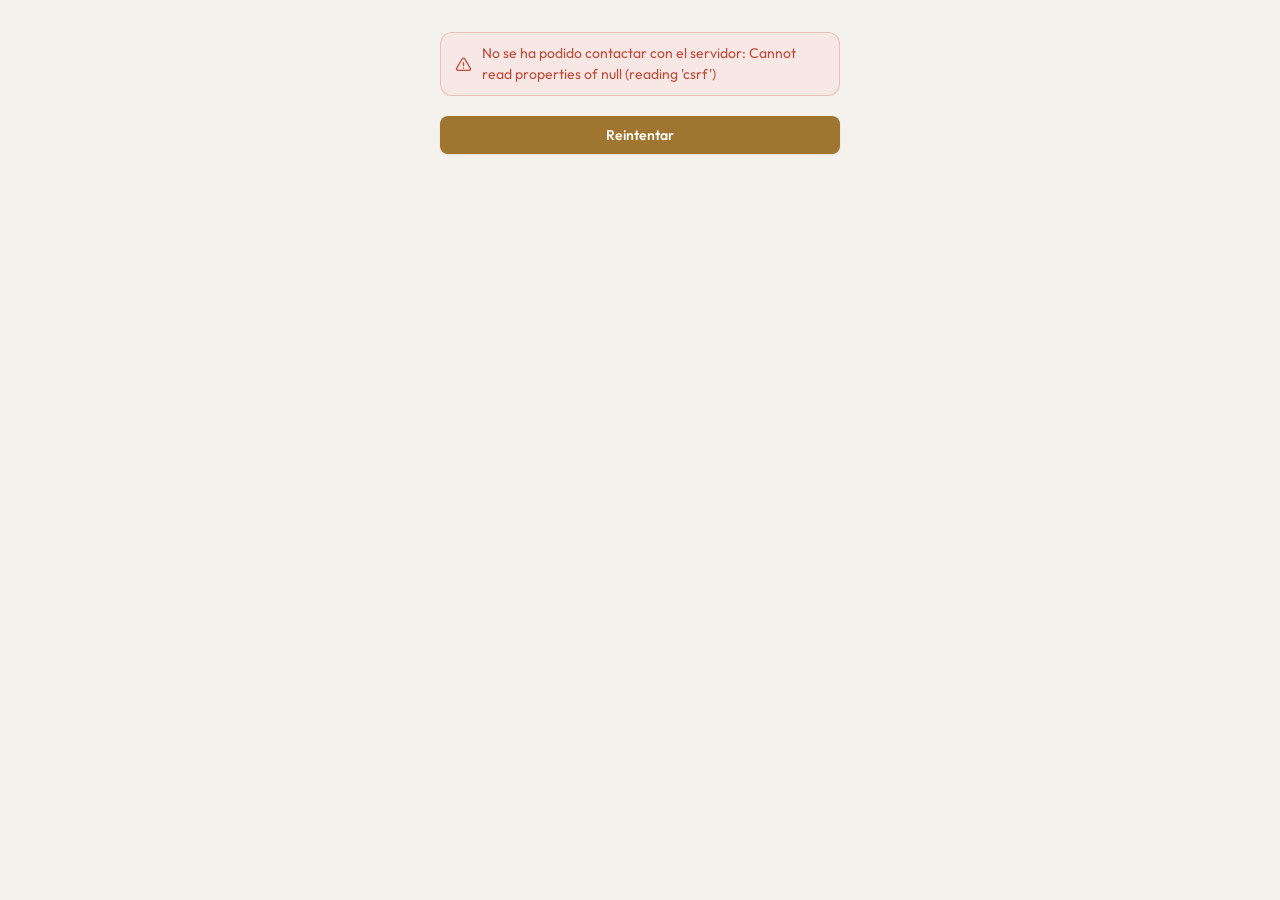
<file: index.html>
<!DOCTYPE html>
<html lang="es">
<head>
  <meta charset="utf-8">
  <meta name="viewport" content="width=device-width, initial-scale=1, viewport-fit=cover">
  <title>Eurcontroller · Control de gastos</title>
  <meta name="description" content="Aplicación para registrar gastos e ingresos, fijar presupuestos mensuales y seguir tus objetivos de ahorro.">
  <meta name="theme-color" content="#f5f2ed">
  <meta name="color-scheme" content="light dark">

  <link rel="manifest" href="manifest.webmanifest">
  <link rel="icon" href="assets/icons/favicon.svg" type="image/svg+xml">
  <link rel="icon" href="assets/icons/favicon-32.png" sizes="32x32" type="image/png">

  <!-- Instalación en iOS. Safari ignora el manifiesto para el icono y el
       nombre de la pantalla de inicio, así que hay que dárselos aparte. -->
  <link rel="apple-touch-icon" href="assets/icons/apple-touch-icon.png">
  <meta name="apple-mobile-web-app-capable" content="yes">
  <meta name="apple-mobile-web-app-title" content="Eurcontroller">
  <!-- «default» y no «black-translucent»: con la barra translúcida el texto de
       estado es siempre blanco y resultaría ilegible en tema claro. Con este
       valor, iOS 15+ colorea la barra según <meta name="theme-color">, que el
       propio cambio de tema mantiene actualizado. -->
  <meta name="apple-mobile-web-app-status-bar-style" content="default">
  <meta name="mobile-web-app-capable" content="yes">
  <meta name="application-name" content="Eurcontroller">

  <link rel="stylesheet" href="assets/css/app.css">

  <!-- Se aplica el tema antes de pintar: sin esto, un usuario con tema oscuro
       vería un fogonazo blanco en cada carga. -->
  <script>
    (function () {
      var guardado = localStorage.getItem('eurc_tema') || 'sistema';
      var oscuro = guardado === 'oscuro'
        || (guardado === 'sistema' && matchMedia('(prefers-color-scheme: dark)').matches);
      document.documentElement.dataset.tema = oscuro ? 'oscuro' : 'claro';
      document.documentElement.style.background = oscuro ? '#0f0d0a' : '#f5f2ed';
      document.querySelector('meta[name="theme-color"]').content = oscuro ? '#0f0d0a' : '#f5f2ed';
    })();
  </script>
</head>
<body>

<!-- Sprite de iconos. Al ir incrustado no hay ni una petición extra, y la app
     conserva su iconografía completa sin conexión. -->
<svg width="0" height="0" style="position:absolute" aria-hidden="true" focusable="false">
  <!-- Marca -->
  <symbol id="i-euro" viewBox="0 0 24 24"><path d="M18.5 5.5A7.5 7.5 0 0 0 7.2 9m11.3 9.5A7.5 7.5 0 0 1 7.2 15M4 10h9M4 14h9"/></symbol>

  <!-- Navegación -->
  <symbol id="i-panel" viewBox="0 0 24 24"><rect x="3" y="3" width="7.5" height="8.5" rx="1.6"/><rect x="13.5" y="3" width="7.5" height="5" rx="1.6"/><rect x="13.5" y="11" width="7.5" height="10" rx="1.6"/><rect x="3" y="14.5" width="7.5" height="6.5" rx="1.6"/></symbol>
  <symbol id="i-lista" viewBox="0 0 24 24"><path d="M8 6h13M8 12h13M8 18h13M3.5 6h.01M3.5 12h.01M3.5 18h.01"/></symbol>
  <symbol id="i-diana" viewBox="0 0 24 24"><circle cx="12" cy="12" r="8.5"/><circle cx="12" cy="12" r="4.5"/><circle cx="12" cy="12" r="1"/></symbol>
  <symbol id="i-hucha" viewBox="0 0 24 24"><path d="M17.5 9.5h1.6a2 2 0 0 1 2 2v2.2a2 2 0 0 1-2 2h-.7"/><path d="M3.2 12.4A7.3 7.3 0 0 1 10.5 6h2.8a6.4 6.4 0 0 1 5.1 10.3V19a1 1 0 0 1-1 1h-2a1 1 0 0 1-1-1v-.7H10V19a1 1 0 0 1-1 1H7a1 1 0 0 1-1-1v-2.4a7 7 0 0 1-2.8-4.2Z"/><path d="M15 11h.01M8.5 6.2 7 3.4"/></symbol>
  <symbol id="i-repetir" viewBox="0 0 24 24"><path d="M3 8h13a4 4 0 0 1 4 4M21 16H8a4 4 0 0 1-4-4"/><path d="m6 5-3 3 3 3M18 13l3 3-3 3"/></symbol>
  <symbol id="i-etiqueta" viewBox="0 0 24 24"><path d="M20.6 13.4 13.4 20.6a2 2 0 0 1-2.8 0l-7.2-7.2a2 2 0 0 1-.6-1.4V4.4a2 2 0 0 1 2-2h7.6a2 2 0 0 1 1.4.6l6.8 6.8a2 2 0 0 1 0 2.8Z"/><path d="M7.5 7.5h.01"/></symbol>
  <symbol id="i-ajustes" viewBox="0 0 24 24"><circle cx="12" cy="12" r="3"/><path d="M19.4 15a1.6 1.6 0 0 0 .3 1.8l.1.1a2 2 0 1 1-2.8 2.8l-.1-.1a1.6 1.6 0 0 0-1.8-.3 1.6 1.6 0 0 0-1 1.5v.2a2 2 0 1 1-4 0v-.1a1.6 1.6 0 0 0-1-1.5 1.6 1.6 0 0 0-1.8.3l-.1.1a2 2 0 1 1-2.8-2.8l.1-.1a1.6 1.6 0 0 0 .3-1.8 1.6 1.6 0 0 0-1.5-1H3a2 2 0 1 1 0-4h.1a1.6 1.6 0 0 0 1.5-1 1.6 1.6 0 0 0-.3-1.8l-.1-.1a2 2 0 1 1 2.8-2.8l.1.1a1.6 1.6 0 0 0 1.8.3H9a1.6 1.6 0 0 0 1-1.5V3a2 2 0 1 1 4 0v.1a1.6 1.6 0 0 0 1 1.5 1.6 1.6 0 0 0 1.8-.3l.1-.1a2 2 0 1 1 2.8 2.8l-.1.1a1.6 1.6 0 0 0-.3 1.8V9a1.6 1.6 0 0 0 1.5 1h.2a2 2 0 1 1 0 4h-.1a1.6 1.6 0 0 0-1.5 1Z"/></symbol>

  <!-- Acciones -->
  <symbol id="i-notificacion" viewBox="0 0 24 24"><path d="M18 8A6 6 0 0 0 6 8c0 7-3 9-3 9h18s-3-2-3-9"/><path d="M13.73 21a2 2 0 0 1-3.46 0"/></symbol>
  <symbol id="i-mas" viewBox="0 0 24 24"><path d="M12 5v14M5 12h14"/></symbol>
  <symbol id="i-mas-opciones" viewBox="0 0 24 24"><circle cx="12" cy="5" r="1.3"/><circle cx="12" cy="12" r="1.3"/><circle cx="12" cy="19" r="1.3"/></symbol>
  <symbol id="i-cerrar" viewBox="0 0 24 24"><path d="M18 6 6 18M6 6l12 12"/></symbol>
  <symbol id="i-lapiz" viewBox="0 0 24 24"><path d="M17 3.5a2.1 2.1 0 0 1 3 3L7.5 19 3 20.5 4.5 16Z"/><path d="m15 5.5 3 3"/></symbol>
  <symbol id="i-papelera" viewBox="0 0 24 24"><path d="M3.5 6h17M9 6V4.5a1.5 1.5 0 0 1 1.5-1.5h3A1.5 1.5 0 0 1 15 4.5V6"/><path d="M18.5 6v13a2 2 0 0 1-2 2h-9a2 2 0 0 1-2-2V6M10 11v5M14 11v5"/></symbol>
  <symbol id="i-copiar" viewBox="0 0 24 24"><rect x="8.5" y="8.5" width="12" height="12" rx="2"/><path d="M4.5 15.5A2 2 0 0 1 3.5 14V5.5a2 2 0 0 1 2-2H14a2 2 0 0 1 1.5 1"/></symbol>
  <symbol id="i-descarga" viewBox="0 0 24 24"><path d="M12 3.5v11M7.5 10l4.5 4.5 4.5-4.5"/><path d="M4 16.5v2a2 2 0 0 0 2 2h12a2 2 0 0 0 2-2v-2"/></symbol>
  <symbol id="i-lupa" viewBox="0 0 24 24"><circle cx="11" cy="11" r="7"/><path d="m20.5 20.5-4.6-4.6"/></symbol>
  <symbol id="i-archivo" viewBox="0 0 24 24"><rect x="3" y="3.5" width="18" height="4.5" rx="1.5"/><path d="M5 8v11a2 2 0 0 0 2 2h10a2 2 0 0 0 2-2V8M10 12h4"/></symbol>
  <symbol id="i-deshacer" viewBox="0 0 24 24"><path d="M3.5 8.5h9a6 6 0 0 1 0 12H8"/><path d="m7 4.5-3.5 4L7 12.5"/></symbol>
  <symbol id="i-pausa" viewBox="0 0 24 24"><rect x="6.5" y="4.5" width="4" height="15" rx="1.4"/><rect x="13.5" y="4.5" width="4" height="15" rx="1.4"/></symbol>
  <symbol id="i-reproducir" viewBox="0 0 24 24"><path d="M6.5 4.7a.8.8 0 0 1 1.2-.7l11 7.3a.8.8 0 0 1 0 1.4l-11 7.3a.8.8 0 0 1-1.2-.7Z"/></symbol>
  <symbol id="i-salir" viewBox="0 0 24 24"><path d="M9.5 20.5H6a2 2 0 0 1-2-2v-13a2 2 0 0 1 2-2h3.5"/><path d="m15.5 16.5 4.5-4.5-4.5-4.5M20 12H9"/></symbol>
  <symbol id="i-sincronizar" viewBox="0 0 24 24"><path d="M20.5 11.5a8.5 8.5 0 0 0-14.9-4.6L3.5 9"/><path d="M3.5 12.5a8.5 8.5 0 0 0 14.9 4.6l2.1-2.1"/><path d="M3.5 4.5V9H8M20.5 19.5V15H16"/></symbol>
  <symbol id="i-sin-conexion" viewBox="0 0 24 24"><path d="M3 3l18 18"/><path d="M8.5 15.5a5 5 0 0 1 7 0M5 12a10 10 0 0 1 3.5-2.3M19 12a10 10 0 0 0-8-2.9"/><path d="M12 19h.01"/></symbol>
  <symbol id="i-compartir" viewBox="0 0 24 24"><path d="M12 15.5V3.5M8 7l4-3.5L16 7"/><path d="M5.5 12.5V19a2 2 0 0 0 2 2h9a2 2 0 0 0 2-2v-6.5"/></symbol>
  <symbol id="i-movil-inicio" viewBox="0 0 24 24"><rect x="6" y="2.5" width="12" height="19" rx="2.5"/><path d="M12 8.5v6M9 11.5h6"/></symbol>

  <!-- Flechas y tendencias -->
  <symbol id="i-flecha-izquierda" viewBox="0 0 24 24"><path d="m14.5 5.5-7 6.5 7 6.5"/></symbol>
  <symbol id="i-flecha-derecha" viewBox="0 0 24 24"><path d="m9.5 5.5 7 6.5-7 6.5"/></symbol>
  <symbol id="i-tendencia-arriba" viewBox="0 0 24 24"><path d="m3.5 16.5 6-6 4 4 7-7"/><path d="M15.5 7.5h5v5"/></symbol>
  <symbol id="i-tendencia-abajo" viewBox="0 0 24 24"><path d="m3.5 7.5 6 6 4-4 7 7"/><path d="M15.5 16.5h5v-5"/></symbol>
  <symbol id="i-igual" viewBox="0 0 24 24"><path d="M5 9.5h14M5 14.5h14"/></symbol>
  <symbol id="i-entrada" viewBox="0 0 24 24"><path d="M12 4v12M7 11.5l5 5 5-5"/><path d="M4.5 20h15"/></symbol>
  <symbol id="i-salida" viewBox="0 0 24 24"><path d="M12 20V8M7 12.5l5-5 5 5"/><path d="M4.5 4h15"/></symbol>
  <symbol id="i-balanza" viewBox="0 0 24 24"><path d="M12 3.5v17M5 20.5h14M3 9l3.5-4L10 9"/><path d="M3 9a3.5 3.5 0 0 0 7 0M14 9l3.5-4L21 9"/><path d="M14 9a3.5 3.5 0 0 0 7 0M6.5 5h11"/></symbol>
  <symbol id="i-bandera" viewBox="0 0 24 24"><path d="M5 21V4.5M5 4.5h11l-1.8 3.2L16 11H5"/></symbol>

  <!-- Estados -->
  <symbol id="i-check" viewBox="0 0 24 24"><path d="m4.5 12.5 5 5 10-11"/></symbol>
  <symbol id="i-check-circulo" viewBox="0 0 24 24"><circle cx="12" cy="12" r="8.7"/><path d="m8 12.3 2.7 2.7L16 9.5"/></symbol>
  <symbol id="i-alerta" viewBox="0 0 24 24"><path d="M10.3 3.9 2.4 17.3A2 2 0 0 0 4.1 20.3h15.8a2 2 0 0 0 1.7-3L13.7 3.9a2 2 0 0 0-3.4 0Z"/><path d="M12 9.5v4M12 17h.01"/></symbol>
  <symbol id="i-info" viewBox="0 0 24 24"><circle cx="12" cy="12" r="8.7"/><path d="M12 11v5M12 8h.01"/></symbol>
  <symbol id="i-cerrado" viewBox="0 0 24 24"><circle cx="12" cy="12" r="8.7"/><path d="m9 9 6 6M15 9l-6 6"/></symbol>
  <symbol id="i-caja" viewBox="0 0 24 24"><path d="M20.5 8.5v8.2a2 2 0 0 1-1 1.7l-6.5 3.6a2 2 0 0 1-2 0L4.5 18.4a2 2 0 0 1-1-1.7V8.5"/><path d="m3.7 8 7.3-4a2 2 0 0 1 2 0l7.3 4-8.3 4.6Z"/><path d="M12 12.6V21"/></symbol>
  <symbol id="i-cohete" viewBox="0 0 24 24"><path d="M4.5 15.5s-1.5 1-1.5 3.5c0 1 .5 1.5 1.5 1.5 2.5 0 3.5-1.5 3.5-1.5"/><path d="M9 14.5 6 13a12.5 12.5 0 0 1 3-4.4C13 4.5 17.5 3 20.5 3.5 21 6.5 19.5 11 15.4 15a12.5 12.5 0 0 1-4.4 3l-1.5-3Z"/><path d="M15 9h.01"/></symbol>

  <!-- Categorías -->
  <symbol id="i-carrito" viewBox="0 0 24 24"><path d="M2.5 3.5h2.2l2.4 11.2a1.6 1.6 0 0 0 1.6 1.3h8.4a1.6 1.6 0 0 0 1.6-1.2L21 7H5.4"/><circle cx="9.5" cy="20" r="1.3"/><circle cx="17.5" cy="20" r="1.3"/></symbol>
  <symbol id="i-casa" viewBox="0 0 24 24"><path d="M3.5 10.5 12 3.5l8.5 7"/><path d="M5.5 9.5V19a1.5 1.5 0 0 0 1.5 1.5h10a1.5 1.5 0 0 0 1.5-1.5V9.5"/><path d="M9.5 20.5v-6h5v6"/></symbol>
  <symbol id="i-transporte" viewBox="0 0 24 24"><path d="M5 17.5h14M4.5 17.5v-4.2l1.8-5A2 2 0 0 1 8.2 7h7.6a2 2 0 0 1 1.9 1.3l1.8 5v4.2"/><path d="M4.5 13.5h15M7.5 17.5V20M16.5 17.5V20"/></symbol>
  <symbol id="i-ocio" viewBox="0 0 24 24"><path d="M8 3.5h8M12 3.5v4"/><path d="M6.5 7.5h11l-1 9.4a3 3 0 0 1-3 2.6h-3a3 3 0 0 1-3-2.6Z"/></symbol>
  <symbol id="i-salud" viewBox="0 0 24 24"><path d="M12 20.5S3.5 15.4 3.5 9.4A4.9 4.9 0 0 1 12 6.2a4.9 4.9 0 0 1 8.5 3.2c0 6-8.5 11.1-8.5 11.1Z"/></symbol>
  <symbol id="i-compras" viewBox="0 0 24 24"><path d="M5.5 7.5h13l1 12a1.5 1.5 0 0 1-1.5 1.6H6a1.5 1.5 0 0 1-1.5-1.6Z"/><path d="M8.5 10V6.5a3.5 3.5 0 0 1 7 0V10"/></symbol>
  <symbol id="i-trabajo" viewBox="0 0 24 24"><rect x="2.5" y="7" width="19" height="13" rx="2"/><path d="M8.5 7V5a2 2 0 0 1 2-2h3a2 2 0 0 1 2 2v2M2.5 12.5h19"/></symbol>
  <symbol id="i-restaurante" viewBox="0 0 24 24"><path d="M5.5 3v7a2.5 2.5 0 0 0 5 0V3M8 3v18"/><path d="M17 21V3a3.5 3.5 0 0 0 0 11h1.5"/></symbol>
  <symbol id="i-educacion" viewBox="0 0 24 24"><path d="m2.5 8.5 9.5-4.5 9.5 4.5-9.5 4.5Z"/><path d="M6.5 10.7V16a6.5 3 0 0 0 11 0v-5.3M21.5 8.5v5.5"/></symbol>
  <symbol id="i-mascota" viewBox="0 0 24 24"><circle cx="6.5" cy="9" r="2.1"/><circle cx="11" cy="5.5" r="2.1"/><circle cx="17.5" cy="9" r="2.1"/><path d="M12.2 12c2.6 0 5.3 2.3 5.3 5a3 3 0 0 1-3 3c-1.3 0-1.7-.5-2.3-.5s-1 .5-2.3.5a3 3 0 0 1-3-3c0-2.7 2.7-5 5.6-5Z"/></symbol>
  <symbol id="i-regalo" viewBox="0 0 24 24"><rect x="3" y="8.5" width="18" height="4" rx="1"/><path d="M4.5 12.5V19a1.5 1.5 0 0 0 1.5 1.5h12a1.5 1.5 0 0 0 1.5-1.5v-6.5M12 8.5v12"/><path d="M12 8.5H7.8a2.4 2.4 0 1 1 0-4.8C10.6 3.7 12 8.5 12 8.5Zm0 0h4.2a2.4 2.4 0 1 0 0-4.8C13.4 3.7 12 8.5 12 8.5Z"/></symbol>
  <symbol id="i-viaje" viewBox="0 0 24 24"><path d="M20.4 10.2a1.8 1.8 0 0 0-2.5-.6l-3.2 1.9-6.6-3.1-1.9 1.1 4.3 3.6-3 1.8-2.3-.9-1.4.8 2.6 2.7.7 3.6 1.4-.8.2-2.5 3-1.8.6 5.6 1.9-1.1.9-7.3 3.2-1.9a1.8 1.8 0 0 0 .6-2.5Z" transform="rotate(-20 12 12)"/></symbol>
  <symbol id="i-movil" viewBox="0 0 24 24"><rect x="6.5" y="2.5" width="11" height="19" rx="2.5"/><path d="M10.5 18.5h3"/></symbol>
  <symbol id="i-rayo" viewBox="0 0 24 24"><path d="M13.5 2.5 4 13.8h6.5L10 21.5 20 10.2h-6.5Z"/></symbol>
</svg>

<div id="app">
  <div class="cargando-barra"></div>
</div>

<div id="avisos" class="avisos" aria-live="polite" aria-atomic="false"></div>

<noscript>
  <div style="max-width:640px;margin:64px auto;padding:24px;text-align:center">
    <h1>Eurcontroller</h1>
    <p>Esta aplicación necesita JavaScript para funcionar. Actívalo en tu navegador y vuelve a cargar la página.</p>
  </div>
</noscript>

<script type="module" src="assets/js/app.js"></script>
</body>
</html>
</file>
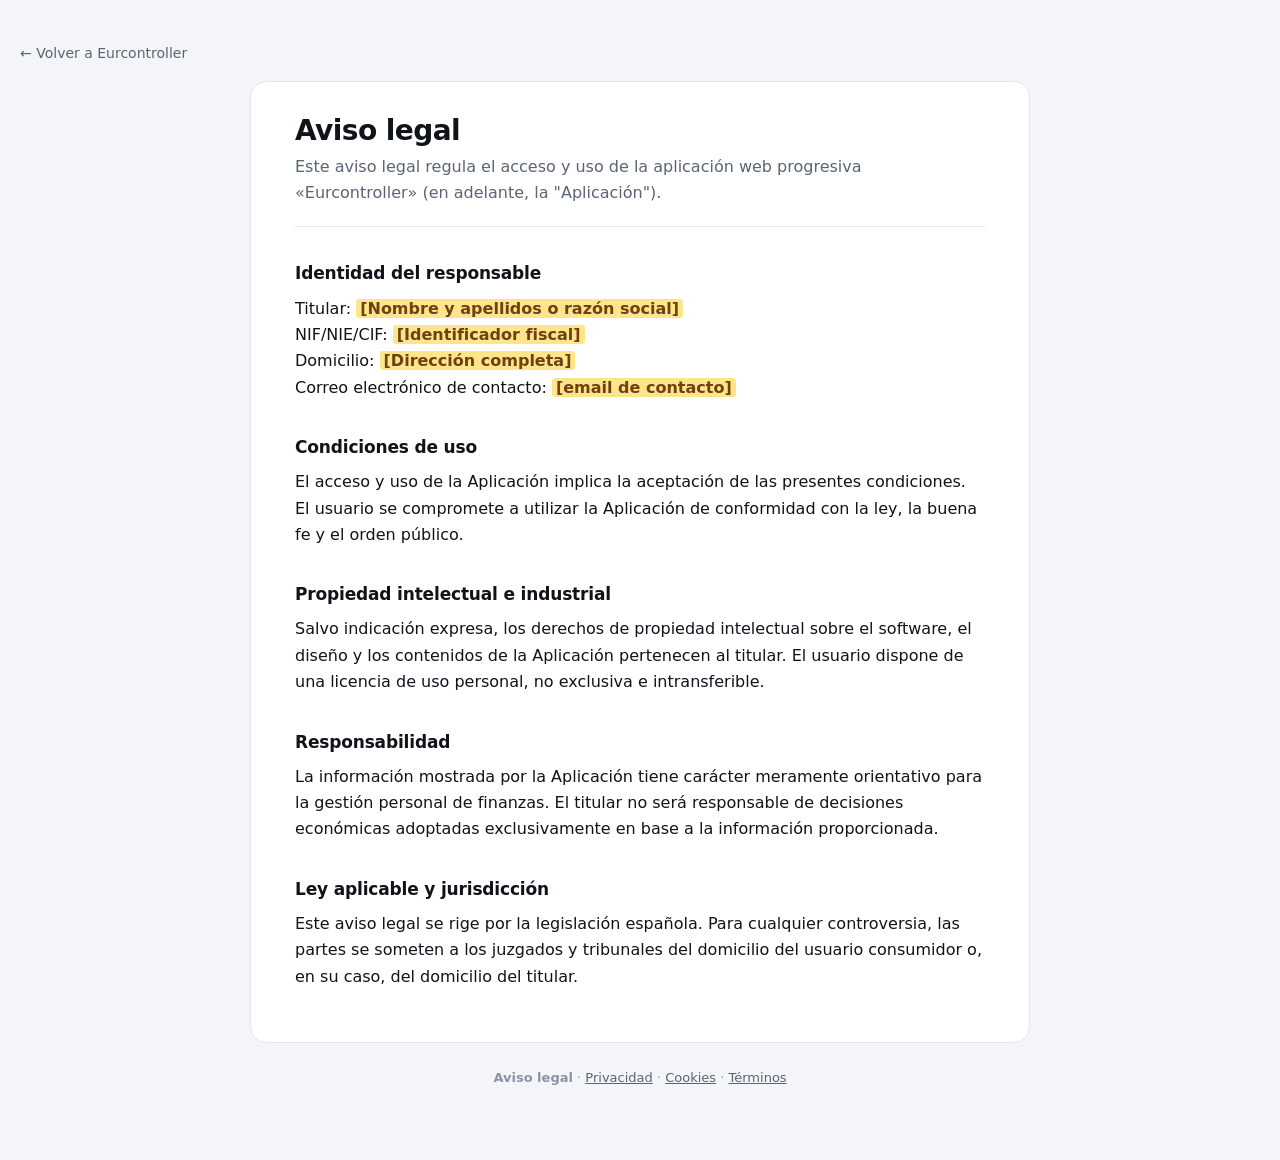
<file: legal/aviso-legal.html>
<!DOCTYPE html>
<html lang="es">
<head>
  <meta charset="utf-8">
  <meta name="viewport" content="width=device-width, initial-scale=1">
  <title>Aviso legal · Eurcontroller</title>
  <meta name="robots" content="noindex">
  <link rel="icon" href="../assets/icons/favicon.svg" type="image/svg+xml">
  <link rel="stylesheet" href="legal.css">
</head>
<body>
  <a class="volver" href="../">&larr; Volver a Eurcontroller</a>
  <main>
    <h1>Aviso legal</h1>
    <p>Este aviso legal regula el acceso y uso de la aplicación web progresiva «Eurcontroller» (en adelante, la "Aplicación").</p>
  <h2>Identidad del responsable</h2>
  <p>
  Titular: <span class="pendiente">[Nombre y apellidos o razón social]</span><br>
  NIF/NIE/CIF: <span class="pendiente">[Identificador fiscal]</span><br>
  Domicilio: <span class="pendiente">[Dirección completa]</span><br>
  Correo electrónico de contacto: <span class="pendiente">[email de contacto]</span>
  </p>
  <h2>Condiciones de uso</h2>
  <p>El acceso y uso de la Aplicación implica la aceptación de las presentes condiciones. El usuario se compromete a utilizar la Aplicación de conformidad con la ley, la buena fe y el orden público.</p>
  <h2>Propiedad intelectual e industrial</h2>
  <p>Salvo indicación expresa, los derechos de propiedad intelectual sobre el software, el diseño y los contenidos de la Aplicación pertenecen al titular. El usuario dispone de una licencia de uso personal, no exclusiva e intransferible.</p>
  <h2>Responsabilidad</h2>
  <p>La información mostrada por la Aplicación tiene carácter meramente orientativo para la gestión personal de finanzas. El titular no será responsable de decisiones económicas adoptadas exclusivamente en base a la información proporcionada.</p>
  <h2>Ley aplicable y jurisdicción</h2>
  <p>Este aviso legal se rige por la legislación española. Para cualquier controversia, las partes se someten a los juzgados y tribunales del domicilio del usuario consumidor o, en su caso, del domicilio del titular.</p>
  </main>
  <footer><strong>Aviso legal</strong> · <a href="politica-privacidad.html">Privacidad</a> · <a href="politica-cookies.html">Cookies</a> · <a href="terminos-condiciones.html">Términos</a></footer>
</body>
</html>
</file>
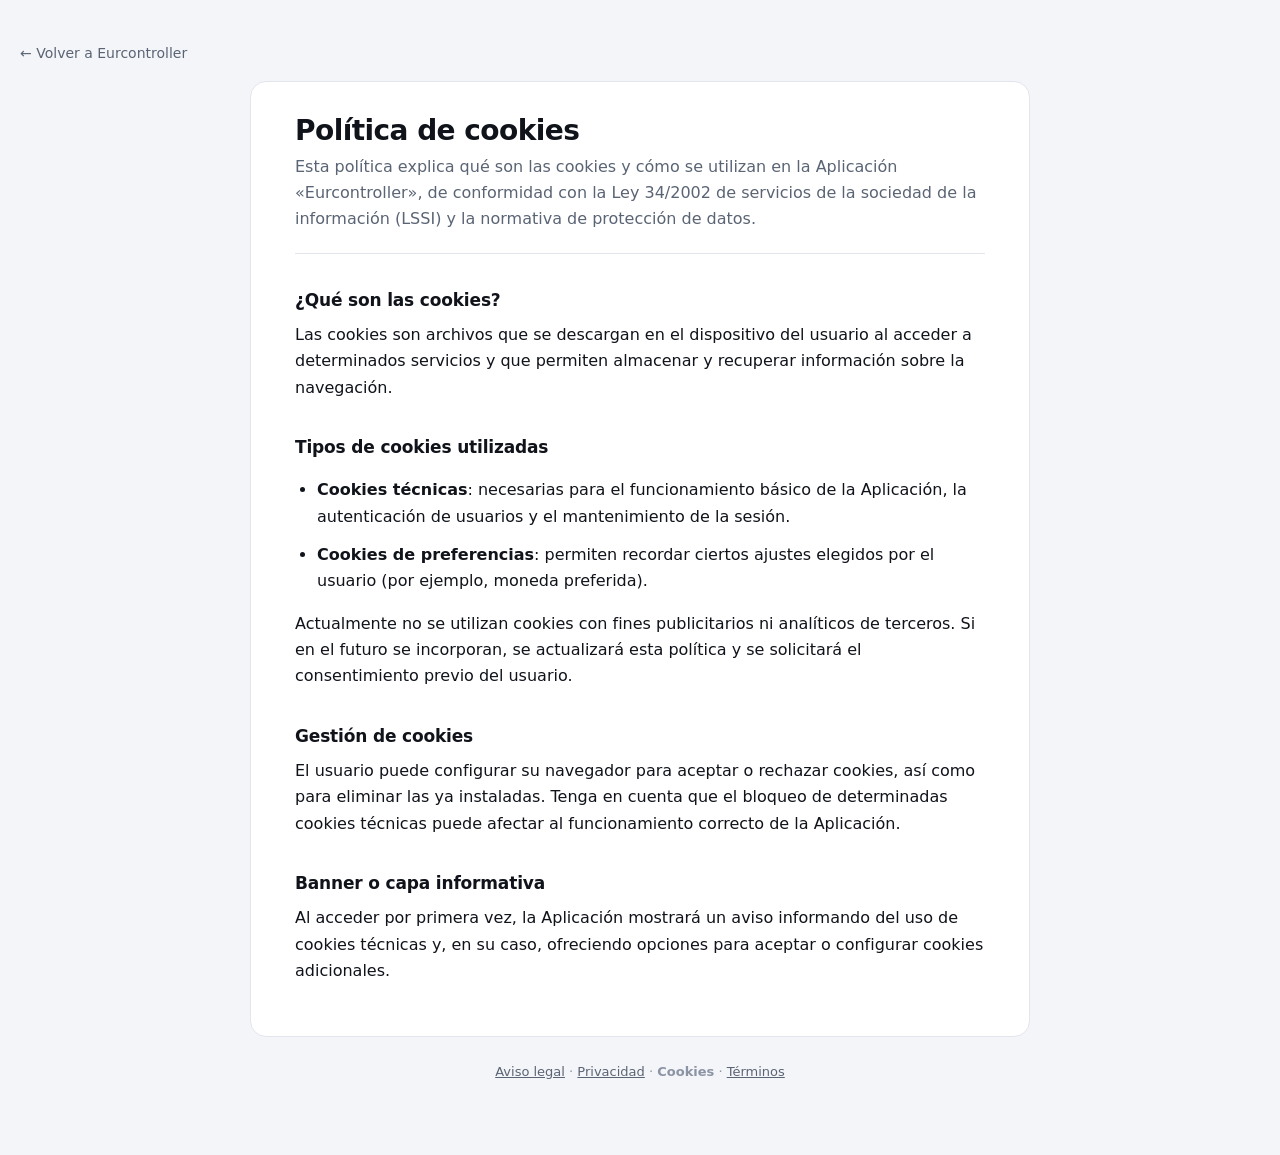
<file: legal/politica-cookies.html>
<!DOCTYPE html>
<html lang="es">
<head>
  <meta charset="utf-8">
  <meta name="viewport" content="width=device-width, initial-scale=1">
  <title>Política de cookies · Eurcontroller</title>
  <meta name="robots" content="noindex">
  <link rel="icon" href="../assets/icons/favicon.svg" type="image/svg+xml">
  <link rel="stylesheet" href="legal.css">
</head>
<body>
  <a class="volver" href="../">&larr; Volver a Eurcontroller</a>
  <main>
    <h1>Política de cookies</h1>
    <p>Esta política explica qué son las cookies y cómo se utilizan en la Aplicación «Eurcontroller», de conformidad con la Ley 34/2002 de servicios de la sociedad de la información (LSSI) y la normativa de protección de datos.</p>
  <h2>¿Qué son las cookies?</h2>
  <p>Las cookies son archivos que se descargan en el dispositivo del usuario al acceder a determinados servicios y que permiten almacenar y recuperar información sobre la navegación.</p>
  <h2>Tipos de cookies utilizadas</h2>
  <ul>
  <li><strong>Cookies técnicas</strong>: necesarias para el funcionamiento básico de la Aplicación, la autenticación de usuarios y el mantenimiento de la sesión.</li>
  <li><strong>Cookies de preferencias</strong>: permiten recordar ciertos ajustes elegidos por el usuario (por ejemplo, moneda preferida).</li>
  </ul>
  <p>Actualmente no se utilizan cookies con fines publicitarios ni analíticos de terceros. Si en el futuro se incorporan, se actualizará esta política y se solicitará el consentimiento previo del usuario.</p>
  <h2>Gestión de cookies</h2>
  <p>El usuario puede configurar su navegador para aceptar o rechazar cookies, así como para eliminar las ya instaladas. Tenga en cuenta que el bloqueo de determinadas cookies técnicas puede afectar al funcionamiento correcto de la Aplicación.</p>
  <h2>Banner o capa informativa</h2>
  <p>Al acceder por primera vez, la Aplicación mostrará un aviso informando del uso de cookies técnicas y, en su caso, ofreciendo opciones para aceptar o configurar cookies adicionales.</p>
  </main>
  <footer><a href="aviso-legal.html">Aviso legal</a> · <a href="politica-privacidad.html">Privacidad</a> · <strong>Cookies</strong> · <a href="terminos-condiciones.html">Términos</a></footer>
</body>
</html>
</file>
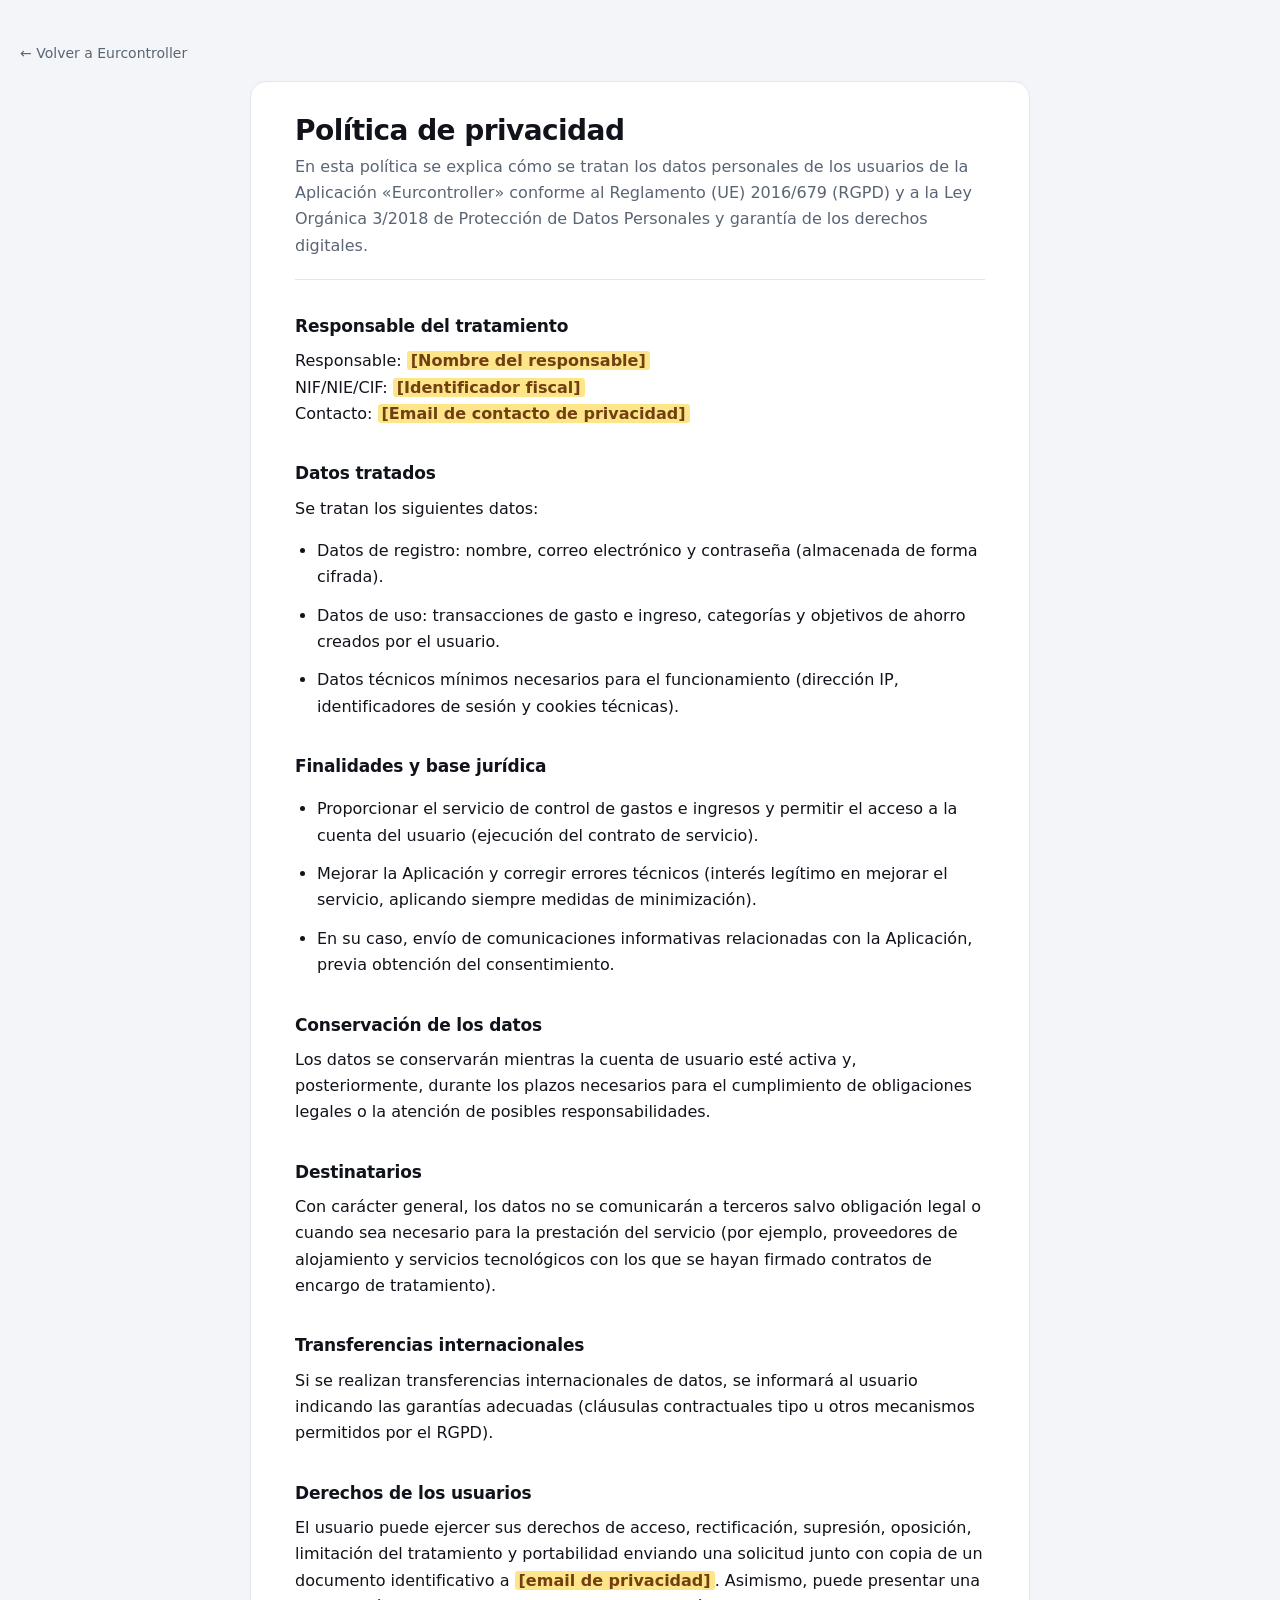
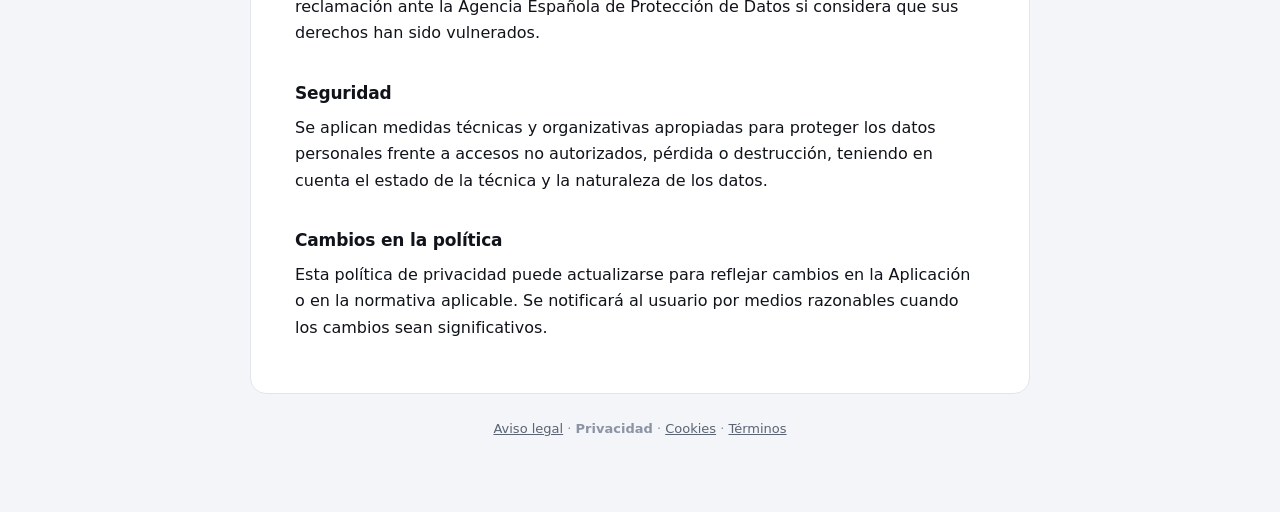
<file: legal/politica-privacidad.html>
<!DOCTYPE html>
<html lang="es">
<head>
  <meta charset="utf-8">
  <meta name="viewport" content="width=device-width, initial-scale=1">
  <title>Política de privacidad · Eurcontroller</title>
  <meta name="robots" content="noindex">
  <link rel="icon" href="../assets/icons/favicon.svg" type="image/svg+xml">
  <link rel="stylesheet" href="legal.css">
</head>
<body>
  <a class="volver" href="../">&larr; Volver a Eurcontroller</a>
  <main>
    <h1>Política de privacidad</h1>
    <p>En esta política se explica cómo se tratan los datos personales de los usuarios de la Aplicación «Eurcontroller» conforme al Reglamento (UE) 2016/679 (RGPD) y a la Ley Orgánica 3/2018 de Protección de Datos Personales y garantía de los derechos digitales.</p>
  <h2>Responsable del tratamiento</h2>
  <p>
  Responsable: <span class="pendiente">[Nombre del responsable]</span><br>
  NIF/NIE/CIF: <span class="pendiente">[Identificador fiscal]</span><br>
  Contacto: <span class="pendiente">[Email de contacto de privacidad]</span>
  </p>
  <h2>Datos tratados</h2>
  <p>Se tratan los siguientes datos:</p>
  <ul>
  <li>Datos de registro: nombre, correo electrónico y contraseña (almacenada de forma cifrada).</li>
  <li>Datos de uso: transacciones de gasto e ingreso, categorías y objetivos de ahorro creados por el usuario.</li>
  <li>Datos técnicos mínimos necesarios para el funcionamiento (dirección IP, identificadores de sesión y cookies técnicas).</li>
  </ul>
  <h2>Finalidades y base jurídica</h2>
  <ul>
  <li>Proporcionar el servicio de control de gastos e ingresos y permitir el acceso a la cuenta del usuario (ejecución del contrato de servicio).</li>
  <li>Mejorar la Aplicación y corregir errores técnicos (interés legítimo en mejorar el servicio, aplicando siempre medidas de minimización).</li>
  <li>En su caso, envío de comunicaciones informativas relacionadas con la Aplicación, previa obtención del consentimiento.</li>
  </ul>
  <h2>Conservación de los datos</h2>
  <p>Los datos se conservarán mientras la cuenta de usuario esté activa y, posteriormente, durante los plazos necesarios para el cumplimiento de obligaciones legales o la atención de posibles responsabilidades.</p>
  <h2>Destinatarios</h2>
  <p>Con carácter general, los datos no se comunicarán a terceros salvo obligación legal o cuando sea necesario para la prestación del servicio (por ejemplo, proveedores de alojamiento y servicios tecnológicos con los que se hayan firmado contratos de encargo de tratamiento).</p>
  <h2>Transferencias internacionales</h2>
  <p>Si se realizan transferencias internacionales de datos, se informará al usuario indicando las garantías adecuadas (cláusulas contractuales tipo u otros mecanismos permitidos por el RGPD).</p>
  <h2>Derechos de los usuarios</h2>
  <p>El usuario puede ejercer sus derechos de acceso, rectificación, supresión, oposición, limitación del tratamiento y portabilidad enviando una solicitud junto con copia de un documento identificativo a <span class="pendiente">[email de privacidad]</span>. Asimismo, puede presentar una reclamación ante la Agencia Española de Protección de Datos si considera que sus derechos han sido vulnerados.</p>
  <h2>Seguridad</h2>
  <p>Se aplican medidas técnicas y organizativas apropiadas para proteger los datos personales frente a accesos no autorizados, pérdida o destrucción, teniendo en cuenta el estado de la técnica y la naturaleza de los datos.</p>
  <h2>Cambios en la política</h2>
  <p>Esta política de privacidad puede actualizarse para reflejar cambios en la Aplicación o en la normativa aplicable. Se notificará al usuario por medios razonables cuando los cambios sean significativos.</p>
  </main>
  <footer><a href="aviso-legal.html">Aviso legal</a> · <strong>Privacidad</strong> · <a href="politica-cookies.html">Cookies</a> · <a href="terminos-condiciones.html">Términos</a></footer>
</body>
</html>
</file>
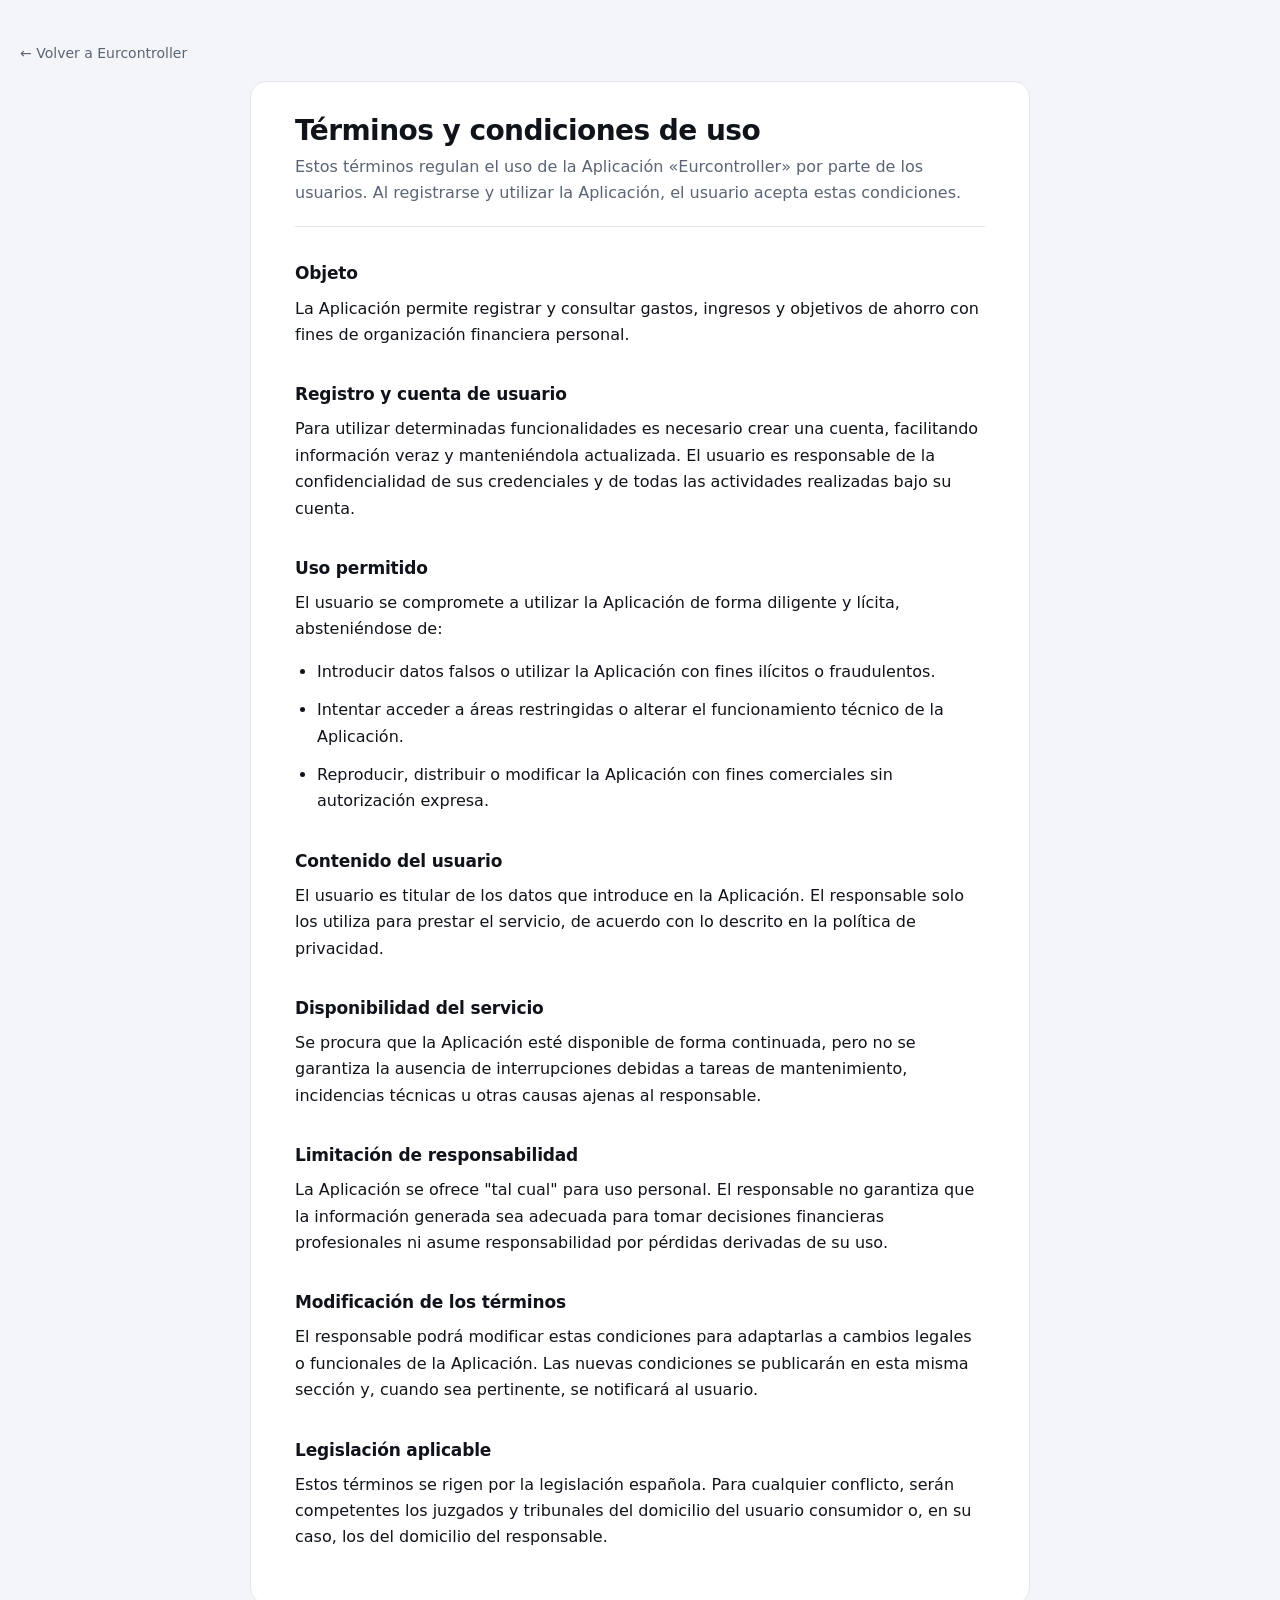
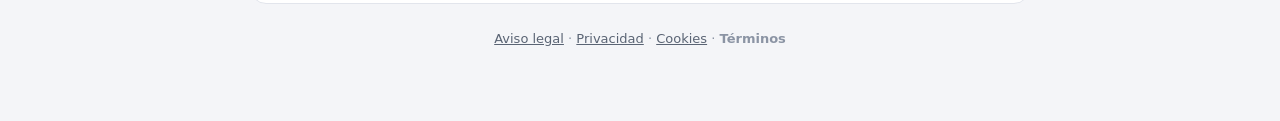
<file: legal/terminos-condiciones.html>
<!DOCTYPE html>
<html lang="es">
<head>
  <meta charset="utf-8">
  <meta name="viewport" content="width=device-width, initial-scale=1">
  <title>Términos y condiciones de uso · Eurcontroller</title>
  <meta name="robots" content="noindex">
  <link rel="icon" href="../assets/icons/favicon.svg" type="image/svg+xml">
  <link rel="stylesheet" href="legal.css">
</head>
<body>
  <a class="volver" href="../">&larr; Volver a Eurcontroller</a>
  <main>
    <h1>Términos y condiciones de uso</h1>
    <p>Estos términos regulan el uso de la Aplicación «Eurcontroller» por parte de los usuarios. Al registrarse y utilizar la Aplicación, el usuario acepta estas condiciones.</p>
  <h2>Objeto</h2>
  <p>La Aplicación permite registrar y consultar gastos, ingresos y objetivos de ahorro con fines de organización financiera personal.</p>
  <h2>Registro y cuenta de usuario</h2>
  <p>Para utilizar determinadas funcionalidades es necesario crear una cuenta, facilitando información veraz y manteniéndola actualizada. El usuario es responsable de la confidencialidad de sus credenciales y de todas las actividades realizadas bajo su cuenta.</p>
  <h2>Uso permitido</h2>
  <p>El usuario se compromete a utilizar la Aplicación de forma diligente y lícita, absteniéndose de:
  </p>
  <ul>
  <li>Introducir datos falsos o utilizar la Aplicación con fines ilícitos o fraudulentos.</li>
  <li>Intentar acceder a áreas restringidas o alterar el funcionamiento técnico de la Aplicación.</li>
  <li>Reproducir, distribuir o modificar la Aplicación con fines comerciales sin autorización expresa.</li>
  </ul>
  <h2>Contenido del usuario</h2>
  <p>El usuario es titular de los datos que introduce en la Aplicación. El responsable solo los utiliza para prestar el servicio, de acuerdo con lo descrito en la política de privacidad.</p>
  <h2>Disponibilidad del servicio</h2>
  <p>Se procura que la Aplicación esté disponible de forma continuada, pero no se garantiza la ausencia de interrupciones debidas a tareas de mantenimiento, incidencias técnicas u otras causas ajenas al responsable.</p>
  <h2>Limitación de responsabilidad</h2>
  <p>La Aplicación se ofrece "tal cual" para uso personal. El responsable no garantiza que la información generada sea adecuada para tomar decisiones financieras profesionales ni asume responsabilidad por pérdidas derivadas de su uso.</p>
  <h2>Modificación de los términos</h2>
  <p>El responsable podrá modificar estas condiciones para adaptarlas a cambios legales o funcionales de la Aplicación. Las nuevas condiciones se publicarán en esta misma sección y, cuando sea pertinente, se notificará al usuario.</p>
  <h2>Legislación aplicable</h2>
  <p>Estos términos se rigen por la legislación española. Para cualquier conflicto, serán competentes los juzgados y tribunales del domicilio del usuario consumidor o, en su caso, los del domicilio del responsable.</p>
  </main>
  <footer><a href="aviso-legal.html">Aviso legal</a> · <a href="politica-privacidad.html">Privacidad</a> · <a href="politica-cookies.html">Cookies</a> · <strong>Términos</strong></footer>
</body>
</html>
</file>
<file: assets/css/app.css>
/* ===========================================================================
   Eurcontroller · sistema de diseño
   ---------------------------------------------------------------------------
   1. Tokens          6. Formularios        11. Gráficos
   2. Base            7. Tablas y listas    12. Modales
   3. Estructura      8. Barras y chips     13. Avisos y estados
   4. Tarjetas        9. Panel              14. Autenticación
   5. Botones        10. Navegación         15. Utilidades y responsive
   =========================================================================== */

/* --- 1. Tokens ----------------------------------------------------------- */

@import url('https://fonts.googleapis.com/css2?family=DM+Serif+Display:ital@0;1&family=Outfit:wght@300;400;500;550;600;650;680;700&display=swap');

:root {
  color-scheme: light;

  /* Superficies · tinte cálido crema */
  --fondo: #f5f2ed;
  --superficie: #faf8f4;
  --superficie-2: #efe9e0;
  --superficie-3: #e5ddd0;
  --borde: #ddd5c8;
  --borde-fuerte: #c8bda8;

  /* Texto — tonos tierra cálidos */
  --texto: #1a1510;
  --texto-2: #6b5e4e;
  --texto-3: #9a8d7c;
  --texto-invertido: #ffffff;

  /* Marca · ámbar dorado. Un tono cálido y sofisticado que no compite con
     el verde de los ingresos ni con el rojo de los gastos. */
  --marca: #a07530;
  --marca-hover: #8a6520;
  --marca-suave: #f5eddc;
  --marca-borde: #e2d4b5;
  --marca-texto: #8a6520;

  /* Semánticos — validados para daltonismo sobre superficie crema
     (protan/deutan ΔE >10) */
  --ingreso: #4d8a50;
  --ingreso-suave: #e8f3e8;
  --gasto: #c04a3a;
  --gasto-suave: #f8e8e5;
  --aviso: #a15c07;
  --aviso-suave: #fdf3e3;

  /* Gráficos */
  --rejilla: #e8e0d4;
  --eje: #c2b8a6;

  /* Degradados de marca (logo, pantalla de acceso) */
  --degradado-marca: linear-gradient(140deg, #c9943e 0%, #a07530 45%, #7a5820 100%);

  /* Forma y movimiento */
  --r-sm: 8px;
  --r-md: 12px;
  --r-lg: 16px;
  --r-xl: 22px;
  --r-full: 999px;

  --sombra-1: 0 1px 2px rgba(26, 21, 16, .05), 0 1px 3px rgba(26, 21, 16, .04);
  --sombra-2: 0 2px 4px rgba(26, 21, 16, .05), 0 8px 20px rgba(26, 21, 16, .08);
  --sombra-3: 0 8px 16px rgba(26, 21, 16, .09), 0 24px 48px rgba(26, 21, 16, .16);

  --transicion: 160ms cubic-bezier(.2, .8, .2, 1);

  --sidebar: 248px;
  --ancho-max: 1280px;
}

/* Tema oscuro: chocolate cálido, no negro neutro ni azul medianoche. Los
   valores están elegidos para la superficie oscura, tonos tierra profundos. */
:root[data-tema="oscuro"] {
  color-scheme: dark;

  --fondo: #0f0d0a;
  --superficie: #1a1714;
  --superficie-2: #242018;
  --superficie-3: #2e2920;
  --borde: #2a2520;
  --borde-fuerte: #3d3630;

  --texto: #e8e2d8;
  --texto-2: #a89e90;
  --texto-3: #706658;
  --texto-invertido: #ffffff;

  /* --marca es el fondo de los botones y --marca-texto el color de los
     enlaces sobre la tarjeta. Ámbar cálido. */
  --marca: #c9943e;
  --marca-hover: #d4a554;
  --marca-suave: #1e1a12;
  --marca-borde: #3a3020;
  --marca-texto: #d4a574;

  /* Semánticos escalados para la superficie chocolate */
  --ingreso: #6b9e6d;
  --ingreso-suave: #162016;
  --gasto: #d06050;
  --gasto-suave: #2a1814;
  --aviso: #d99a2b;
  --aviso-suave: #2b2211;

  --rejilla: #1e1a14;
  --eje: #3a3428;

  --degradado-marca: linear-gradient(140deg, #c9943e 0%, #a07530 45%, #7a5820 100%);

  --sombra-1: 0 1px 2px rgba(0, 0, 0, .5);
  --sombra-2: 0 2px 4px rgba(0, 0, 0, .4), 0 8px 20px rgba(0, 0, 0, .45);
  --sombra-3: 0 8px 16px rgba(0, 0, 0, .5), 0 24px 48px rgba(0, 0, 0, .65);
}

/* Sin JavaScript, se respeta la preferencia del sistema. */
@media (prefers-color-scheme: dark) {
  :root:not([data-tema]) {
    color-scheme: dark;
    --fondo: #0f0d0a;
    --superficie: #1a1714;
    --superficie-2: #242018;
    --superficie-3: #2e2920;
    --borde: #2a2520;
    --borde-fuerte: #3d3630;
    --texto: #e8e2d8;
    --texto-2: #a89e90;
    --texto-3: #706658;
    --marca: #c9943e;
    --marca-hover: #d4a554;
    --marca-suave: #1e1a12;
    --marca-borde: #3a3020;
    --marca-texto: #d4a574;
    --ingreso: #6b9e6d;
    --ingreso-suave: #162016;
    --gasto: #d06050;
    --gasto-suave: #2a1814;
    --aviso: #d99a2b;
    --aviso-suave: #2b2211;
    --rejilla: #1e1a14;
    --eje: #3a3428;
    --degradado-marca: linear-gradient(140deg, #c9943e 0%, #a07530 45%, #7a5820 100%);
  }
}


/* --- 2. Base ------------------------------------------------------------- */

*,
*::before,
*::after {
  box-sizing: border-box;
}

html {
  -webkit-text-size-adjust: 100%;
}

body {
  margin: 0;
  min-height: 100dvh;
  background: var(--fondo);
  color: var(--texto);
  font-family: 'Outfit', system-ui, -apple-system, "Segoe UI", Roboto, "Helvetica Neue", Arial, sans-serif;
  font-size: 15px;
  line-height: 1.5;
  -webkit-font-smoothing: antialiased;
  text-rendering: optimizeLegibility;
}

h1,
h2,
h3,
h4 {
  margin: 0;
  font-family: 'DM Serif Display', Georgia, serif;
  font-weight: 400;
  letter-spacing: -.01em;
  line-height: 1.25;
}

h1 {
  font-size: 1.5rem;
}

h2 {
  font-size: 1.2rem;
}

h3 {
  font-size: 1.05rem;
}

p {
  margin: 0;
}

a {
  color: var(--marca-texto);
  text-decoration: none;
}

a:hover {
  text-decoration: underline;
}

svg {
  display: block;
}

/* Los iconos del sprite se crean sin clase; los gráficos llevan .grafico.
   Sin este tamaño por defecto, un SVG sin regla propia se expande a 300×150. */
svg:not([class]) {
  width: 18px;
  height: 18px;
  flex: none;
}

:focus-visible {
  outline: 2px solid var(--marca);
  outline-offset: 2px;
  border-radius: 4px;
}

::selection {
  background: var(--marca-suave);
  color: var(--marca-texto);
}

/* Cifras siempre con ancho fijo: las columnas de importes no bailan. */
.num,
.kpi-valor,
.tabla td,
.importe,
.mono {
  font-variant-numeric: tabular-nums;
  font-feature-settings: "tnum" 1;
}

@media (prefers-reduced-motion: reduce) {

  *,
  *::before,
  *::after {
    animation-duration: .01ms !important;
    animation-iteration-count: 1 !important;
    transition-duration: .01ms !important;
  }
}


/* --- 3. Estructura ------------------------------------------------------- */

/* La barra lateral es sticky y mide 100dvh, así que en páginas largas dejaría
   ver el fondo del documento por debajo. El degradado pinta su columna entera. */
.shell {
  display: grid;
  grid-template-columns: var(--sidebar) 1fr;
  min-height: 100dvh;
  background: linear-gradient(to right, var(--superficie) 0 var(--sidebar), var(--fondo) var(--sidebar));
}

.principal {
  display: flex;
  flex-direction: column;
  min-width: 0;
}

.topbar {
  position: sticky;
  top: 0;
  z-index: 20;
  display: flex;
  align-items: center;
  gap: 12px;
  padding: 14px 24px;
  background: color-mix(in srgb, var(--fondo) 86%, transparent);
  backdrop-filter: saturate(180%) blur(12px);
  border-bottom: 1px solid var(--borde);
}

.topbar-titulo {
  display: flex;
  flex-direction: column;
  gap: 1px;
  min-width: 0;
}

.topbar-titulo p {
  font-size: .8125rem;
  color: var(--texto-2);
}

.topbar-acciones {
  margin-left: auto;
  display: flex;
  align-items: center;
  gap: 8px;
}

.contenido {
  flex: 1;
  width: 100%;
  max-width: var(--ancho-max);
  margin-inline: auto;
  padding: 24px;
  padding-bottom: 64px;
}

.pila {
  display: flex;
  flex-direction: column;
  gap: 20px;
}

.pila-sm {
  display: flex;
  flex-direction: column;
  gap: 10px;
}

.fila {
  display: flex;
  align-items: center;
  gap: 10px;
  flex-wrap: wrap;
}

.fila-fin {
  margin-left: auto;
}

.rejilla {
  display: grid;
  gap: 16px;
}

.rejilla-kpi {
  grid-template-columns: repeat(auto-fit, minmax(210px, 1fr));
}

.rejilla-2 {
  grid-template-columns: repeat(auto-fit, minmax(320px, 1fr));
}

/* align-items:start evita que la tarjeta más corta se estire hasta la altura
   de la otra y quede con un hueco muerto debajo del gráfico. */
.rejilla-panel {
  grid-template-columns: minmax(0, 1.55fr) minmax(0, 1fr);
  align-items: start;
}

.rejilla-form {
  grid-template-columns: repeat(auto-fit, minmax(190px, 1fr));
}

@media (max-width: 1100px) {
  .rejilla-panel {
    grid-template-columns: 1fr;
  }
}


/* --- 4. Tarjetas --------------------------------------------------------- */

.tarjeta {
  background: var(--superficie);
  border: 1px solid var(--borde);
  border-radius: var(--r-lg);
  box-shadow: var(--sombra-1);
}

.tarjeta-cab {
  display: flex;
  align-items: center;
  gap: 12px;
  padding: 16px 18px;
  border-bottom: 1px solid var(--borde);
}

.tarjeta-cab h2,
.tarjeta-cab h3 {
  min-width: 0;
}

.tarjeta-cab .fila-fin {
  display: flex;
  align-items: center;
  gap: 8px;
}

.tarjeta-cab p {
  font-size: .8125rem;
  color: var(--texto-2);
  font-weight: 400;
}

.tarjeta-cuerpo {
  padding: 18px;
}

.tarjeta-cuerpo.sin-relleno {
  padding: 0;
}

.tarjeta-pie {
  padding: 12px 18px;
  border-top: 1px solid var(--borde);
  display: flex;
  align-items: center;
  gap: 10px;
}


/* --- 5. Botones ---------------------------------------------------------- */

.btn {
  --btn-bg: var(--superficie);
  --btn-color: var(--texto);
  --btn-borde: var(--borde-fuerte);

  display: inline-flex;
  align-items: center;
  justify-content: center;
  gap: 7px;
  padding: 8px 14px;
  min-height: 38px;
  border: 1px solid var(--btn-borde);
  border-radius: var(--r-sm);
  background: var(--btn-bg);
  color: var(--btn-color);
  font: inherit;
  font-size: .875rem;
  font-weight: 550;
  line-height: 1;
  white-space: nowrap;
  cursor: pointer;
  transition: background var(--transicion), border-color var(--transicion),
    color var(--transicion), transform var(--transicion);
}

.btn:hover:not(:disabled) {
  background: var(--superficie-2);
}

.btn:active:not(:disabled) {
  transform: translateY(1px);
}

.btn:disabled {
  opacity: .5;
  cursor: not-allowed;
}

.btn svg {
  width: 17px;
  height: 17px;
  flex: none;
}

.btn-principal {
  --btn-bg: var(--marca);
  --btn-color: #fff;
  --btn-borde: transparent;
  box-shadow: var(--sombra-1);
}

.btn-principal:hover:not(:disabled) {
  background: var(--marca-hover);
}

.btn-fantasma {
  --btn-bg: transparent;
  --btn-borde: transparent;
  --btn-color: var(--texto-2);
}

.btn-fantasma:hover:not(:disabled) {
  background: var(--superficie-2);
  color: var(--texto);
}

.btn-peligro {
  --btn-bg: transparent;
  --btn-color: var(--gasto);
  --btn-borde: color-mix(in srgb, var(--gasto) 35%, transparent);
}

.btn-peligro:hover:not(:disabled) {
  background: var(--gasto-suave);
}

.btn-peligro-solido {
  --btn-bg: var(--gasto);
  --btn-color: #fff;
  --btn-borde: transparent;
}

.btn-peligro-solido:hover:not(:disabled) {
  background: color-mix(in srgb, var(--gasto) 85%, #000);
}

.btn-sm {
  min-height: 32px;
  padding: 6px 11px;
  font-size: .8125rem;
}

.btn-icono {
  padding: 0;
  width: 38px;
  min-height: 38px;
}

.btn-icono.btn-sm {
  width: 32px;
  min-height: 32px;
}

.btn-bloque {
  width: 100%;
}

.btn-enlace {
  background: none;
  border: none;
  padding: 0;
  min-height: 0;
  color: var(--marca-texto);
  font: inherit;
  font-weight: 550;
  cursor: pointer;
}

.btn-enlace:hover {
  text-decoration: underline;
}

/* Botón flotante: solo en móvil, encima de la barra inferior. */
.fab {
  position: fixed;
  right: 18px;
  bottom: calc(var(--alto-nav, 62px) + 18px + env(safe-area-inset-bottom, 0px));
  z-index: 30;
  display: none;
  width: 56px;
  height: 56px;
  align-items: center;
  justify-content: center;
  border: none;
  border-radius: var(--r-full);
  background: var(--marca);
  color: #fff;
  box-shadow: var(--sombra-3);
  cursor: pointer;
}

.fab svg {
  width: 24px;
  height: 24px;
}


/* --- 6. Formularios ------------------------------------------------------ */

.campo {
  display: flex;
  flex-direction: column;
  gap: 6px;
  min-width: 0;
}

.campo>span,
.campo-etiqueta {
  font-size: .8125rem;
  font-weight: 550;
  color: var(--texto-2);
}

.campo-ayuda {
  font-size: .75rem;
  color: var(--texto-3);
}

.campo-error {
  font-size: .75rem;
  color: var(--gasto);
  font-weight: 550;
}

input[type="text"],
input[type="email"],
input[type="password"],
input[type="number"],
input[type="date"],
input[type="search"],
input[type="month"],
select,
textarea {
  width: 100%;
  padding: 9px 11px;
  min-height: 38px;
  border: 1px solid var(--borde-fuerte);
  border-radius: var(--r-sm);
  background: var(--superficie);
  color: var(--texto);
  font: inherit;
  font-size: .9375rem;
  transition: border-color var(--transicion), box-shadow var(--transicion);
}

textarea {
  min-height: 76px;
  resize: vertical;
}

input:hover:not(:disabled),
select:hover:not(:disabled) {
  border-color: var(--texto-3);
}

input:focus,
select:focus,
textarea:focus {
  outline: none;
  border-color: var(--marca);
  box-shadow: 0 0 0 3px color-mix(in srgb, var(--marca) 18%, transparent);
}

input::placeholder {
  color: var(--texto-3);
}

/* Un campo deshabilitado sigue mostrando un dato real: se mantiene legible para
   que no se confunda con un marcador de posición. */
input:disabled,
select:disabled {
  background: var(--superficie-2);
  color: var(--texto-2);
  -webkit-text-fill-color: var(--texto-2);
  cursor: not-allowed;
}

select {
  appearance: none;
  padding-right: 32px;
  background-image: url("data:image/svg+xml;charset=utf-8,%3Csvg xmlns='http://www.w3.org/2000/svg' width='16' height='16' viewBox='0 0 24 24' fill='none' stroke='%239a8d7c' stroke-width='2.2' stroke-linecap='round' stroke-linejoin='round'%3E%3Cpath d='m6 9 6 6 6-6'/%3E%3C/svg%3E");
  background-repeat: no-repeat;
  background-position: right 10px center;
}

:root[data-tema="oscuro"] select {
  background-image: url("data:image/svg+xml;charset=utf-8,%3Csvg xmlns='http://www.w3.org/2000/svg' width='16' height='16' viewBox='0 0 24 24' fill='none' stroke='%23706658' stroke-width='2.2' stroke-linecap='round' stroke-linejoin='round'%3E%3Cpath d='m6 9 6 6 6-6'/%3E%3C/svg%3E");
}

/* El icono nativo de los date pickers es casi invisible en modo oscuro. */
:root[data-tema="oscuro"] input[type="date"]::-webkit-calendar-picker-indicator,
:root[data-tema="oscuro"] input[type="month"]::-webkit-calendar-picker-indicator {
  filter: invert(.75);
}

.campo-importe {
  position: relative;
}

.campo-importe input {
  padding-left: 30px;
  font-size: 1rem;
  font-variant-numeric: tabular-nums;
}

.campo-importe::before {
  content: attr(data-simbolo);
  position: absolute;
  left: 11px;
  bottom: 10px;
  color: var(--texto-3);
  font-size: .9375rem;
  pointer-events: none;
}

.campo-busqueda {
  position: relative;
}

.campo-busqueda input {
  padding-left: 34px;
}

.campo-busqueda svg {
  position: absolute;
  left: 10px;
  top: 50%;
  transform: translateY(-50%);
  width: 16px;
  height: 16px;
  color: var(--texto-3);
  pointer-events: none;
}

/* Interruptor */
.interruptor {
  display: inline-flex;
  align-items: center;
  gap: 10px;
  cursor: pointer;
}

.interruptor input {
  position: absolute;
  opacity: 0;
  width: 0;
  height: 0;
}

.interruptor-pista {
  width: 40px;
  height: 23px;
  flex: none;
  border-radius: var(--r-full);
  background: var(--superficie-3);
  border: 1px solid var(--borde-fuerte);
  position: relative;
  transition: background var(--transicion), border-color var(--transicion);
}

.interruptor-pista::after {
  content: "";
  position: absolute;
  top: 2px;
  left: 2px;
  width: 17px;
  height: 17px;
  border-radius: var(--r-full);
  background: #fff;
  box-shadow: var(--sombra-1);
  transition: transform var(--transicion);
}

.interruptor input:checked+.interruptor-pista {
  background: var(--marca);
  border-color: var(--marca);
}

.interruptor input:checked+.interruptor-pista::after {
  transform: translateX(17px);
}

.interruptor input:focus-visible+.interruptor-pista {
  outline: 2px solid var(--marca);
  outline-offset: 2px;
}

/* Control segmentado */
.segmentado {
  display: inline-flex;
  align-self: flex-start;
  /* que no se estire dentro de un contenedor flex */
  padding: 3px;
  gap: 2px;
  background: var(--superficie-2);
  border: 1px solid var(--borde);
  border-radius: var(--r-sm);
}

.segmentado button {
  border: none;
  background: transparent;
  color: var(--texto-2);
  font: inherit;
  font-size: .8125rem;
  font-weight: 550;
  padding: 6px 13px;
  border-radius: 6px;
  cursor: pointer;
  transition: background var(--transicion), color var(--transicion);
}

.segmentado button:hover {
  color: var(--texto);
}

.segmentado button[aria-pressed="true"] {
  background: var(--superficie);
  color: var(--texto);
  box-shadow: var(--sombra-1);
}

.segmentado.segmentado-tipo button[aria-pressed="true"][data-tipo="gasto"] {
  color: var(--gasto);
}

.segmentado.segmentado-tipo button[aria-pressed="true"][data-tipo="ingreso"] {
  color: var(--ingreso);
}

/* Selector de color */
.paleta {
  display: flex;
  flex-wrap: wrap;
  gap: 8px;
}

.paleta button {
  width: 30px;
  height: 30px;
  border-radius: var(--r-full);
  border: 2px solid transparent;
  box-shadow: inset 0 0 0 1px rgba(0, 0, 0, .12);
  cursor: pointer;
  transition: transform var(--transicion);
}

.paleta button:hover {
  transform: scale(1.08);
}

.paleta button[aria-pressed="true"] {
  border-color: var(--texto);
  box-shadow: inset 0 0 0 2px var(--superficie);
}


/* --- 7. Tablas y listas -------------------------------------------------- */

.tabla-scroll {
  overflow-x: auto;
}

.tabla {
  width: 100%;
  border-collapse: collapse;
  font-size: .875rem;
}

.tabla th {
  position: sticky;
  top: 0;
  text-align: left;
  padding: 10px 14px;
  font-size: .75rem;
  font-weight: 600;
  letter-spacing: .03em;
  text-transform: uppercase;
  color: var(--texto-3);
  background: var(--superficie-2);
  border-bottom: 1px solid var(--borde);
  white-space: nowrap;
}

.tabla td {
  padding: 11px 14px;
  border-bottom: 1px solid var(--borde);
  vertical-align: middle;
}

.tabla tbody tr {
  transition: background var(--transicion);
}

.tabla tbody tr:hover {
  background: var(--superficie-2);
}

.tabla tbody tr:last-child td {
  border-bottom: none;
}

.tabla .col-num {
  text-align: right;
  white-space: nowrap;
}

.tabla .col-acciones {
  width: 1%;
  white-space: nowrap;
  text-align: right;
}

.tabla .col-acciones .btn {
  opacity: .55;
}

.tabla tr:hover .col-acciones .btn,
.col-acciones .btn:focus-visible {
  opacity: 1;
}

/* Icono redondo de categoría, teñido con su propio color. */
.icono-cat {
  width: 34px;
  height: 34px;
  flex: none;
  display: grid;
  place-items: center;
  border-radius: var(--r-full);
  background: color-mix(in srgb, var(--c, var(--marca)) 14%, var(--superficie));
  color: var(--c, var(--marca));
}

.icono-cat svg {
  width: 17px;
  height: 17px;
}

.icono-cat.sm {
  width: 28px;
  height: 28px;
}

.icono-cat.sm svg {
  width: 14px;
  height: 14px;
}

.celda-cat {
  display: flex;
  align-items: center;
  gap: 10px;
  min-width: 0;
}

.celda-cat strong {
  font-weight: 550;
}

.celda-cat small {
  display: block;
  color: var(--texto-3);
  font-size: .75rem;
}

.importe {
  font-weight: 600;
  font-size: .9375rem;
}

.importe-ingreso {
  color: var(--ingreso);
}

.importe-gasto {
  color: var(--gasto);
}

/* Lista de movimientos (versión compacta del panel y del móvil) */
.lista {
  list-style: none;
  margin: 0;
  padding: 0;
}

.lista>li {
  display: flex;
  align-items: center;
  gap: 12px;
  padding: 12px 18px;
  border-bottom: 1px solid var(--borde);
}

.lista>li:last-child {
  border-bottom: none;
}

.lista-info {
  min-width: 0;
  flex: 1;
}

.lista-info strong {
  display: block;
  font-weight: 550;
  font-size: .9375rem;
  overflow: hidden;
  text-overflow: ellipsis;
  white-space: nowrap;
}

.lista-info small {
  color: var(--texto-3);
  font-size: .75rem;
}


/* --- 8. Barras, chips y etiquetas ---------------------------------------- */

.chip {
  display: inline-flex;
  align-items: center;
  gap: 5px;
  padding: 3px 9px;
  border-radius: var(--r-full);
  background: var(--superficie-2);
  color: var(--texto-2);
  font-size: .75rem;
  font-weight: 550;
  white-space: nowrap;
}

.chip svg {
  width: 12px;
  height: 12px;
}

.chip-ingreso {
  background: var(--ingreso-suave);
  color: var(--ingreso);
}

.chip-gasto {
  background: var(--gasto-suave);
  color: var(--gasto);
}

.chip-aviso {
  background: var(--aviso-suave);
  color: var(--aviso);
}

.chip-marca {
  background: var(--marca-suave);
  color: var(--marca-texto);
}

.barra {
  height: 8px;
  border-radius: var(--r-full);
  background: var(--superficie-3);
  overflow: hidden;
}

.barra-relleno {
  height: 100%;
  border-radius: var(--r-full);
  background: var(--c, var(--marca));
  transition: width 500ms cubic-bezier(.2, .8, .2, 1);
}

.barra-relleno.excedido {
  background: var(--gasto);
}

.barra.alta {
  height: 10px;
}

.delta {
  display: inline-flex;
  align-items: center;
  gap: 3px;
  font-size: .8125rem;
  font-weight: 600;
}

.delta svg {
  width: 13px;
  height: 13px;
}

.delta-bien {
  color: var(--ingreso);
}

.delta-mal {
  color: var(--gasto);
}

.delta-neutro {
  color: var(--texto-3);
}


/* --- 9. Panel (KPI y gráficos) ------------------------------------------- */

.kpi {
  display: flex;
  flex-direction: column;
  gap: 6px;
  padding: 16px 18px;
  background: var(--superficie);
  border: 1px solid var(--borde);
  border-radius: var(--r-lg);
  box-shadow: var(--sombra-1);
  position: relative;
  overflow: hidden;
}

/* Filete de color en el borde superior: identifica el KPI sin depender del texto. */
.kpi::before {
  content: "";
  position: absolute;
  inset: 0 0 auto 0;
  height: 3px;
  background: var(--c, var(--marca));
}

.kpi-cab {
  display: flex;
  align-items: center;
  gap: 8px;
}

.kpi-etiqueta {
  font-size: .8125rem;
  font-weight: 550;
  color: var(--texto-2);
}

.kpi-valor {
  font-size: 1.75rem;
  font-weight: 680;
  letter-spacing: -.02em;
  line-height: 1.1;
}

.kpi-pie {
  display: flex;
  align-items: center;
  gap: 8px;
  font-size: .75rem;
  color: var(--texto-3);
}

.kpi-icono {
  margin-left: auto;
  width: 30px;
  height: 30px;
  display: grid;
  place-items: center;
  border-radius: var(--r-sm);
  background: color-mix(in srgb, var(--c, var(--marca)) 12%, var(--superficie));
  color: var(--c, var(--marca));
}

.kpi-icono svg {
  width: 16px;
  height: 16px;
}


/* --- 10. Gráficos -------------------------------------------------------- */

.grafico {
  width: 100%;
  overflow: visible;
}

.grafico text {
  font-size: 11px;
  fill: var(--texto-3);
  font-variant-numeric: tabular-nums;
}

.grafico .rejilla-linea {
  stroke: var(--rejilla);
  stroke-width: 1;
}

.grafico .eje-linea {
  stroke: var(--eje);
  stroke-width: 1;
}

.grafico .marca {
  transition: opacity var(--transicion);
}

.grafico:hover .marca {
  opacity: .55;
}

.grafico:hover .marca:hover,
.grafico .marca.activa {
  opacity: 1;
}

/* Separador del color de la superficie entre segmentos contiguos. */
.grafico .segmento {
  stroke: var(--superficie);
  stroke-width: 2;
}

.leyenda {
  display: flex;
  flex-wrap: wrap;
  gap: 8px 16px;
}

.leyenda-item {
  display: inline-flex;
  align-items: center;
  gap: 6px;
  font-size: .8125rem;
  color: var(--texto-2);
}

.leyenda-marca {
  width: 10px;
  height: 10px;
  border-radius: 3px;
  flex: none;
  background: var(--c);
}

/* Reparto por categoría en barras ordenadas. Cada fila lleva su nombre y su
   importe al lado, así que el color acompaña pero nunca hay que distinguir dos
   tonos entre sí para leer el gráfico. */
.rangos {
  display: flex;
  flex-direction: column;
  gap: 14px;
}

.rango {
  display: flex;
  flex-direction: column;
  gap: 5px;
}

.rango-cab {
  display: flex;
  align-items: baseline;
  gap: 10px;
}

.rango-nombre {
  flex: 1;
  min-width: 0;
  font-size: .875rem;
  font-weight: 550;
  overflow: hidden;
  text-overflow: ellipsis;
  white-space: nowrap;
}

.rango-valor {
  font-size: .875rem;
  font-weight: 650;
  white-space: nowrap;
}

.rango-pista {
  display: flex;
  align-items: center;
  gap: 9px;
}

.rango-barra {
  height: 9px;
  min-width: 4px;
  border-radius: 4px;
  /* extremo redondeado, anclado al inicio del eje */
  background: var(--c, var(--marca));
  transition: width 500ms cubic-bezier(.2, .8, .2, 1);
}

.rango-pct {
  font-size: .75rem;
  color: var(--texto-3);
  white-space: nowrap;
}

.rango:hover .rango-barra {
  filter: brightness(1.08);
}

.sugerencia {
  position: fixed;
  z-index: 60;
  padding: 8px 11px;
  border-radius: var(--r-sm);
  background: var(--texto);
  color: var(--fondo);
  font-size: .8125rem;
  line-height: 1.4;
  box-shadow: var(--sombra-3);
  pointer-events: none;
  opacity: 0;
  transform: translateY(4px);
  transition: opacity 120ms ease, transform 120ms ease;
  max-width: 260px;
}

.sugerencia.visible {
  opacity: 1;
  transform: translateY(0);
}

.sugerencia strong {
  display: block;
  font-weight: 650;
}

.sugerencia .sug-fila {
  display: flex;
  align-items: center;
  gap: 6px;
  white-space: nowrap;
}

.sugerencia .sug-marca {
  width: 8px;
  height: 8px;
  border-radius: 2px;
  background: var(--c);
  flex: none;
}


/* --- 11. Navegación ------------------------------------------------------ */

.sidebar {
  display: flex;
  flex-direction: column;
  gap: 4px;
  padding: 18px 14px;
  background: var(--superficie);
  border-right: 1px solid var(--borde);
  position: sticky;
  top: 0;
  height: 100dvh;
  overflow-y: auto;
}

.marca-app {
  display: flex;
  align-items: center;
  gap: 10px;
  padding: 4px 8px 18px;
}

.marca-app .logo {
  width: 34px;
  height: 34px;
  flex: none;
  display: grid;
  place-items: center;
  border-radius: 10px;
  background: var(--degradado-marca);
  color: #fff;
  box-shadow: 0 2px 8px color-mix(in srgb, var(--marca) 35%, transparent);
}

.marca-app .logo svg {
  width: 19px;
  height: 19px;
}

.marca-app strong {
  font-size: 1rem;
  font-weight: 680;
  letter-spacing: -.02em;
}

.marca-app small {
  display: block;
  font-size: .6875rem;
  color: var(--texto-3);
  letter-spacing: .04em;
  text-transform: uppercase;
}

.nav-titulo {
  padding: 14px 10px 6px;
  font-size: .6875rem;
  font-weight: 650;
  letter-spacing: .06em;
  text-transform: uppercase;
  color: var(--texto-3);
}

.nav-item {
  display: flex;
  align-items: center;
  gap: 11px;
  padding: 9px 10px;
  border: none;
  border-radius: var(--r-sm);
  background: transparent;
  color: var(--texto-2);
  font: inherit;
  font-size: .875rem;
  font-weight: 550;
  text-align: left;
  width: 100%;
  cursor: pointer;
  transition: background var(--transicion), color var(--transicion);
}

.nav-item:hover {
  background: var(--superficie-2);
  color: var(--texto);
  text-decoration: none;
}

.nav-item svg {
  width: 18px;
  height: 18px;
  flex: none;
}

.nav-item[aria-current="page"] {
  background: var(--marca-suave);
  color: var(--marca-texto);
}

.nav-item .insignia {
  margin-left: auto;
  padding: 1px 7px;
  border-radius: var(--r-full);
  background: var(--gasto);
  color: #fff;
  font-size: .6875rem;
  font-weight: 650;
}

.sidebar-pie {
  margin-top: auto;
  padding-top: 14px;
  border-top: 1px solid var(--borde);
}

.nav-instalar {
  margin-bottom: 4px;
  color: var(--marca-texto);
  background: var(--marca-suave);
  border: 1px solid var(--marca-borde);
}

.nav-instalar:hover {
  background: var(--marca-suave);
  color: var(--marca-texto);
  filter: brightness(1.04);
}

.perfil {
  display: flex;
  align-items: center;
  gap: 10px;
  width: 100%;
  padding: 8px;
  border: none;
  border-radius: var(--r-sm);
  background: transparent;
  color: inherit;
  font: inherit;
  text-align: left;
  cursor: pointer;
  transition: background var(--transicion);
}

.perfil:hover {
  background: var(--superficie-2);
}

.perfil svg {
  width: 16px;
  height: 16px;
  flex: none;
  color: var(--texto-3);
}

.perfil-avatar {
  width: 32px;
  height: 32px;
  flex: none;
  display: grid;
  place-items: center;
  border-radius: var(--r-full);
  background: var(--marca-suave);
  color: var(--marca-texto);
  font-size: .8125rem;
  font-weight: 680;
}

.perfil-datos {
  min-width: 0;
  flex: 1;
}

.perfil-datos strong {
  display: block;
  font-size: .8125rem;
  font-weight: 600;
  overflow: hidden;
  text-overflow: ellipsis;
  white-space: nowrap;
}

.perfil-datos small {
  display: block;
  font-size: .6875rem;
  color: var(--texto-3);
  overflow: hidden;
  text-overflow: ellipsis;
  white-space: nowrap;
}

/* Barra inferior (móvil) */
.nav-inferior {
  --alto-nav: 62px;
  display: none;
  position: fixed;
  inset: auto 0 0 0;
  z-index: 30;
  padding-bottom: env(safe-area-inset-bottom, 0px);
  background: color-mix(in srgb, var(--superficie) 92%, transparent);
  backdrop-filter: saturate(180%) blur(14px);
  border-top: 1px solid var(--borde);
}

.nav-inferior-lista {
  display: grid;
  grid-template-columns: repeat(5, 1fr);
}

.nav-inferior button {
  display: flex;
  flex-direction: column;
  align-items: center;
  gap: 3px;
  padding: 9px 4px;
  border: none;
  background: none;
  color: var(--texto-3);
  font: inherit;
  font-size: .6875rem;
  font-weight: 550;
  cursor: pointer;
  transition: color var(--transicion);
}

.nav-inferior button svg {
  width: 21px;
  height: 21px;
}

.nav-inferior button[aria-current="page"] {
  color: var(--marca-texto);
}


/* --- 12. Modales --------------------------------------------------------- */

dialog.modal {
  width: min(540px, calc(100vw - 24px));
  max-height: min(88dvh, 900px);
  padding: 0;
  border: 1px solid var(--borde);
  border-radius: var(--r-xl);
  background: var(--superficie);
  color: var(--texto);
  box-shadow: var(--sombra-3);
  overflow: hidden;
}

dialog.modal::backdrop {
  background: rgba(8, 10, 15, .5);
  backdrop-filter: blur(3px);
}

dialog.modal[open] {
  animation: modal-entra 200ms cubic-bezier(.2, .8, .2, 1);
}

@keyframes modal-entra {
  from {
    opacity: 0;
    transform: translateY(10px) scale(.98);
  }

  to {
    opacity: 1;
    transform: none;
  }
}

.modal-cab {
  display: flex;
  align-items: center;
  gap: 12px;
  padding: 18px 20px;
  border-bottom: 1px solid var(--borde);
}

.modal-cab h2 {
  flex: 1;
  min-width: 0;
}

.modal-cuerpo {
  padding: 20px;
  overflow-y: auto;
  max-height: calc(88dvh - 150px);
}

.modal-pie {
  display: flex;
  gap: 10px;
  justify-content: flex-end;
  padding: 14px 20px;
  border-top: 1px solid var(--borde);
  background: var(--superficie-2);
}

/* Menú desplegable */
.menu {
  position: absolute;
  z-index: 50;
  min-width: 210px;
  padding: 6px;
  border: 1px solid var(--borde);
  border-radius: var(--r-md);
  background: var(--superficie);
  box-shadow: var(--sombra-3);
}

.menu button,
.menu a {
  display: flex;
  align-items: center;
  gap: 10px;
  width: 100%;
  padding: 8px 10px;
  border: none;
  border-radius: 7px;
  background: none;
  color: var(--texto);
  font: inherit;
  font-size: .875rem;
  text-align: left;
  cursor: pointer;
}

.menu button:hover,
.menu a:hover {
  background: var(--superficie-2);
  text-decoration: none;
}

.menu svg {
  width: 16px;
  height: 16px;
  color: var(--texto-3);
  flex: none;
}

.menu hr {
  margin: 6px 4px;
  border: none;
  border-top: 1px solid var(--borde);
}

.menu .peligro {
  color: var(--gasto);
}

.menu .peligro svg {
  color: var(--gasto);
}


/* --- 13. Avisos y estados ------------------------------------------------ */

.avisos {
  position: fixed;
  z-index: 70;
  bottom: 18px;
  right: 18px;
  display: flex;
  flex-direction: column;
  gap: 8px;
  max-width: min(380px, calc(100vw - 32px));
}

.aviso {
  display: flex;
  align-items: flex-start;
  gap: 10px;
  padding: 12px 14px;
  border: 1px solid var(--borde);
  border-left: 3px solid var(--marca);
  border-radius: var(--r-md);
  background: var(--superficie);
  box-shadow: var(--sombra-3);
  font-size: .875rem;
  opacity: 0;
  transform: translateY(8px);
  transition: opacity 180ms ease, transform 180ms ease;
}

.aviso.visible {
  opacity: 1;
  transform: none;
}

.aviso svg {
  width: 17px;
  height: 17px;
  flex: none;
  margin-top: 1px;
}

.aviso-exito {
  border-left-color: var(--ingreso);
}

.aviso-exito svg {
  color: var(--ingreso);
}

.aviso-error {
  border-left-color: var(--gasto);
}

.aviso-error svg {
  color: var(--gasto);
}

.aviso-info svg {
  color: var(--marca);
}

.banda {
  display: flex;
  align-items: center;
  gap: 10px;
  padding: 10px 14px;
  border-radius: var(--r-md);
  font-size: .875rem;
  border: 1px solid transparent;
}

.banda svg {
  width: 17px;
  height: 17px;
  flex: none;
}

.banda-aviso {
  background: var(--aviso-suave);
  color: var(--aviso);
  border-color: color-mix(in srgb, var(--aviso) 25%, transparent);
}

.banda-error {
  background: var(--gasto-suave);
  color: var(--gasto);
  border-color: color-mix(in srgb, var(--gasto) 25%, transparent);
}

.banda-info {
  background: var(--marca-suave);
  color: var(--marca-texto);
  border-color: var(--marca-borde);
}

/* Lista de pasos numerados (instrucciones de instalación en iOS). */
.pasos {
  list-style: none;
  margin: 0;
  padding: 0;
  display: flex;
  flex-direction: column;
  gap: 12px;
}

.pasos li {
  display: flex;
  align-items: flex-start;
  gap: 11px;
  font-size: .875rem;
  color: var(--texto-2);
}

.pasos-icono {
  width: 28px;
  height: 28px;
  flex: none;
  display: grid;
  place-items: center;
  border-radius: var(--r-sm);
  background: var(--marca-suave);
  color: var(--marca-texto);
}

.pasos-icono svg {
  width: 15px;
  height: 15px;
}

.vacio {
  display: flex;
  flex-direction: column;
  align-items: center;
  gap: 10px;
  padding: 44px 20px;
  text-align: center;
}

.vacio-icono {
  width: 52px;
  height: 52px;
  display: grid;
  place-items: center;
  border-radius: var(--r-full);
  background: var(--superficie-2);
  color: var(--texto-3);
}

.vacio-icono svg {
  width: 24px;
  height: 24px;
}

.vacio h3 {
  font-size: .9375rem;
}

.vacio p {
  font-size: .875rem;
  color: var(--texto-2);
  max-width: 380px;
}

.esqueleto {
  border-radius: var(--r-sm);
  background: linear-gradient(90deg, var(--superficie-2) 25%, var(--superficie-3) 37%, var(--superficie-2) 63%);
  background-size: 400% 100%;
  animation: brillo 1.4s ease infinite;
}

@keyframes brillo {
  from {
    background-position: 100% 50%;
  }

  to {
    background-position: 0 50%;
  }
}

.cargando-barra {
  position: fixed;
  inset: 0 0 auto 0;
  height: 2px;
  z-index: 80;
  background: var(--marca);
  transform-origin: left;
  animation: progreso 1.4s ease-in-out infinite;
}

@keyframes progreso {
  0% {
    transform: scaleX(0);
    opacity: 1;
  }

  60% {
    transform: scaleX(.85);
  }

  100% {
    transform: scaleX(1);
    opacity: 0;
  }
}


/* --- 14. Autenticación --------------------------------------------------- */

.auth {
  min-height: 100dvh;
  display: grid;
  grid-template-columns: 1fr 1fr;
}

.auth-lateral {
  position: relative;
  overflow: hidden;
  display: flex;
  flex-direction: column;
  justify-content: space-between;
  gap: 32px;
  padding: 44px;
  color: #fff;
  background:
    radial-gradient(110% 80% at 85% 105%, rgba(201, 148, 62, .35), transparent 60%),
    radial-gradient(120% 90% at 10% -5%, rgba(255, 255, 255, .12), transparent 55%),
    linear-gradient(155deg, #1a1510 0%, #2a2018 48%, #3a2e18 100%);
}

/* Retícula tenue: da textura sin competir con el texto. */
.auth-lateral::before {
  content: "";
  position: absolute;
  inset: 0;
  background-image:
    linear-gradient(rgba(255, 255, 255, .04) 1px, transparent 1px),
    linear-gradient(90deg, rgba(255, 255, 255, .04) 1px, transparent 1px);
  background-size: 48px 48px;
  mask-image: radial-gradient(120% 100% at 20% 0%, #000 20%, transparent 75%);
  pointer-events: none;
}

.auth-lateral>* {
  position: relative;
}

.auth-lateral h2 {
  font-size: 1.875rem;
  letter-spacing: -.025em;
  max-width: 20ch;
  text-wrap: balance;
  font-style: italic;
}

.auth-lateral p {
  color: rgba(255, 255, 255, .75);
  max-width: 42ch;
}

.auth-ventajas {
  display: flex;
  flex-direction: column;
  gap: 14px;
  list-style: none;
  margin: 0;
  padding: 0;
}

.auth-ventajas li {
  display: flex;
  gap: 11px;
  align-items: flex-start;
  font-size: .9375rem;
}

.auth-ventajas svg {
  width: 19px;
  height: 19px;
  flex: none;
  margin-top: 2px;
  color: var(--marca-hover);
}

.auth-lateral .marca-app {
  padding: 0;
}

.auth-lateral .marca-app .logo {
  background: rgba(201, 148, 62, .25);
  backdrop-filter: blur(6px);
}

.auth-lateral .marca-app small {
  color: rgba(255, 255, 255, .5);
}

.auth-panel {
  display: grid;
  place-items: center;
  padding: 32px 24px;
  background: var(--fondo);
}

.auth-caja {
  width: min(400px, 100%);
  display: flex;
  flex-direction: column;
  gap: 20px;
}

.auth-caja .tarjeta-cuerpo {
  padding: 24px;
}

.auth-legal {
  font-size: .75rem;
  color: var(--texto-3);
  text-align: center;
  line-height: 1.6;
}

@media (max-width: 900px) {
  .auth {
    grid-template-columns: 1fr;
  }

  .auth-lateral {
    display: none;
  }
}


/* --- 15. Utilidades y responsive ----------------------------------------- */

.oculto {
  display: none !important;
}

.solo-lectores {
  position: absolute;
  width: 1px;
  height: 1px;
  padding: 0;
  margin: -1px;
  overflow: hidden;
  clip-path: inset(50%);
  white-space: nowrap;
  border: 0;
}

.silenciado {
  color: var(--texto-2);
}

.tenue {
  color: var(--texto-3);
}

.pequeno {
  font-size: .8125rem;
}

.diminuto {
  font-size: .75rem;
}

.negrita {
  font-weight: 650;
}

.centrado {
  text-align: center;
}

.derecha {
  text-align: right;
}

.crece {
  flex: 1;
  min-width: 0;
}

.envuelve {
  white-space: normal;
}

.truncar {
  overflow: hidden;
  text-overflow: ellipsis;
  white-space: nowrap;
}

.sep {
  height: 1px;
  background: var(--borde);
  border: none;
  margin: 0;
}

.paginacion {
  display: flex;
  align-items: center;
  justify-content: space-between;
  gap: 12px;
  padding: 12px 18px;
  border-top: 1px solid var(--borde);
  font-size: .8125rem;
  color: var(--texto-2);
}

@media (max-width: 1023px) {
  .shell {
    grid-template-columns: 1fr;
    background: var(--fondo);
  }

  .sidebar {
    display: none;
  }

  .nav-inferior {
    display: block;
  }

  .fab {
    display: flex;
  }

  .topbar {
    padding: 12px 16px;
  }

  .contenido {
    padding: 16px;
    padding-bottom: calc(62px + 32px + env(safe-area-inset-bottom, 0px));
  }

  .avisos {
    bottom: calc(62px + 16px + env(safe-area-inset-bottom, 0px));
    left: 16px;
    right: 16px;
    max-width: none;
  }

  .rejilla {
    gap: 12px;
  }

  .kpi-valor {
    font-size: 1.5rem;
  }
}

@media (max-width: 560px) {
  .rejilla-kpi {
    grid-template-columns: repeat(2, minmax(0, 1fr));
  }

  .tarjeta-cuerpo {
    padding: 14px;
  }

  .tarjeta-cab {
    padding: 14px;
  }

  .modal-pie {
    flex-direction: column-reverse;
  }

  .modal-pie .btn {
    width: 100%;
  }

  h1 {
    font-size: 1.1875rem;
  }

  .oculto-movil {
    display: none !important;
  }

  .topbar-titulo p {
    display: none;
  }
}

@media print {

  .sidebar,
  .topbar,
  .nav-inferior,
  .fab,
  .avisos,
  .col-acciones {
    display: none !important;
  }

  .tarjeta {
    box-shadow: none;
    break-inside: avoid;
  }

  body {
    background: #fff;
  }
}
</file>
<file: legal/legal.css>
/* Hoja de estilos de las páginas legales.
   Comparte tokens con la aplicación pero es independiente: estas páginas se
   abren en una pestaña nueva y deben poder leerse sin cargar la app entera. */

:root {
  color-scheme: light;
  --fondo: #f4f5f8;
  --superficie: #ffffff;
  --borde: #e2e5ec;
  --texto: #10131a;
  --texto-2: #5a6474;
  --texto-3: #8b94a4;
  --marca: #4338ca;
}

@media (prefers-color-scheme: dark) {
  :root {
    color-scheme: dark;
    --fondo: #0b0d12;
    --superficie: #14171e;
    --borde: #272c37;
    --texto: #edf0f5;
    --texto-2: #a3adbd;
    --texto-3: #737e8f;
    --marca: #a49dfa;
  }
}

* { box-sizing: border-box; }

body {
  margin: 0;
  padding: 40px 20px 72px;
  background: var(--fondo);
  color: var(--texto);
  font-family: system-ui, -apple-system, "Segoe UI", Roboto, sans-serif;
  font-size: 16px;
  line-height: 1.65;
  -webkit-font-smoothing: antialiased;
}

main {
  max-width: 780px;
  margin-inline: auto;
  padding: 32px clamp(20px, 5vw, 44px) 40px;
  background: var(--superficie);
  border: 1px solid var(--borde);
  border-radius: 16px;
}

.volver {
  display: inline-flex;
  align-items: center;
  gap: 6px;
  max-width: 780px;
  margin: 0 auto 16px;
  color: var(--texto-2);
  font-size: .875rem;
  text-decoration: none;
}
.volver:hover { color: var(--marca); }

h1 {
  margin: 0 0 6px;
  font-size: 1.75rem;
  letter-spacing: -.02em;
  line-height: 1.2;
}

/* El primer párrafo hace de entradilla: resume la página y la separa del resto. */
main > p:first-of-type {
  margin: 0 0 28px;
  padding-bottom: 20px;
  border-bottom: 1px solid var(--borde);
  color: var(--texto-2);
}

h2 {
  margin: 32px 0 8px;
  font-size: 1.0625rem;
  letter-spacing: -.01em;
}

p, li { margin: 0 0 12px; color: var(--texto); }
ul { padding-left: 22px; }

a { color: var(--marca); }

/* Los datos que el titular debe rellenar antes de publicar se marcan en
   amarillo: así es imposible que un [corchete] llegue a producción sin verse. */
.pendiente {
  background: #fde68a;
  color: #713f12;
  padding: 0 4px;
  border-radius: 3px;
  font-weight: 600;
}
@media (prefers-color-scheme: dark) {
  .pendiente { background: #4a3708; color: #fbbf24; }
}

footer {
  max-width: 780px;
  margin: 24px auto 0;
  color: var(--texto-3);
  font-size: .8125rem;
  text-align: center;
}
footer a { color: var(--texto-2); }
</file>
